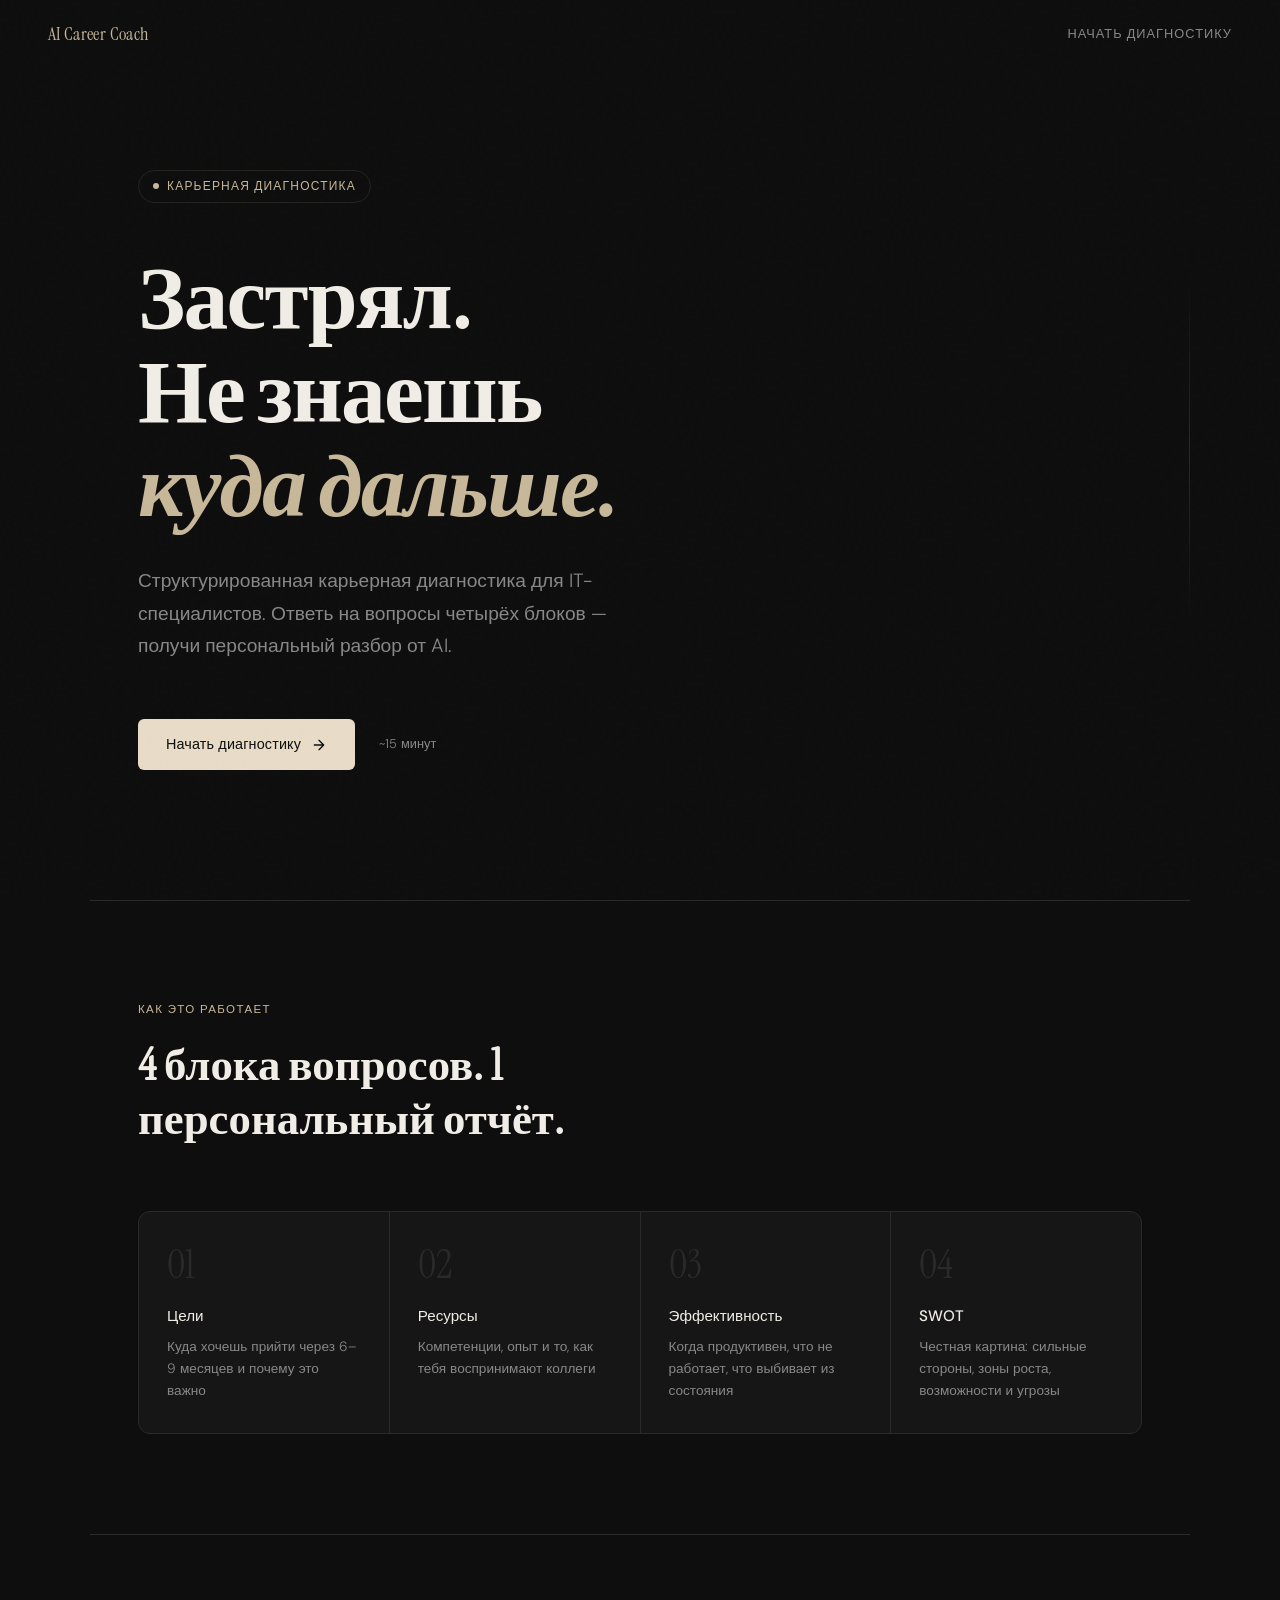
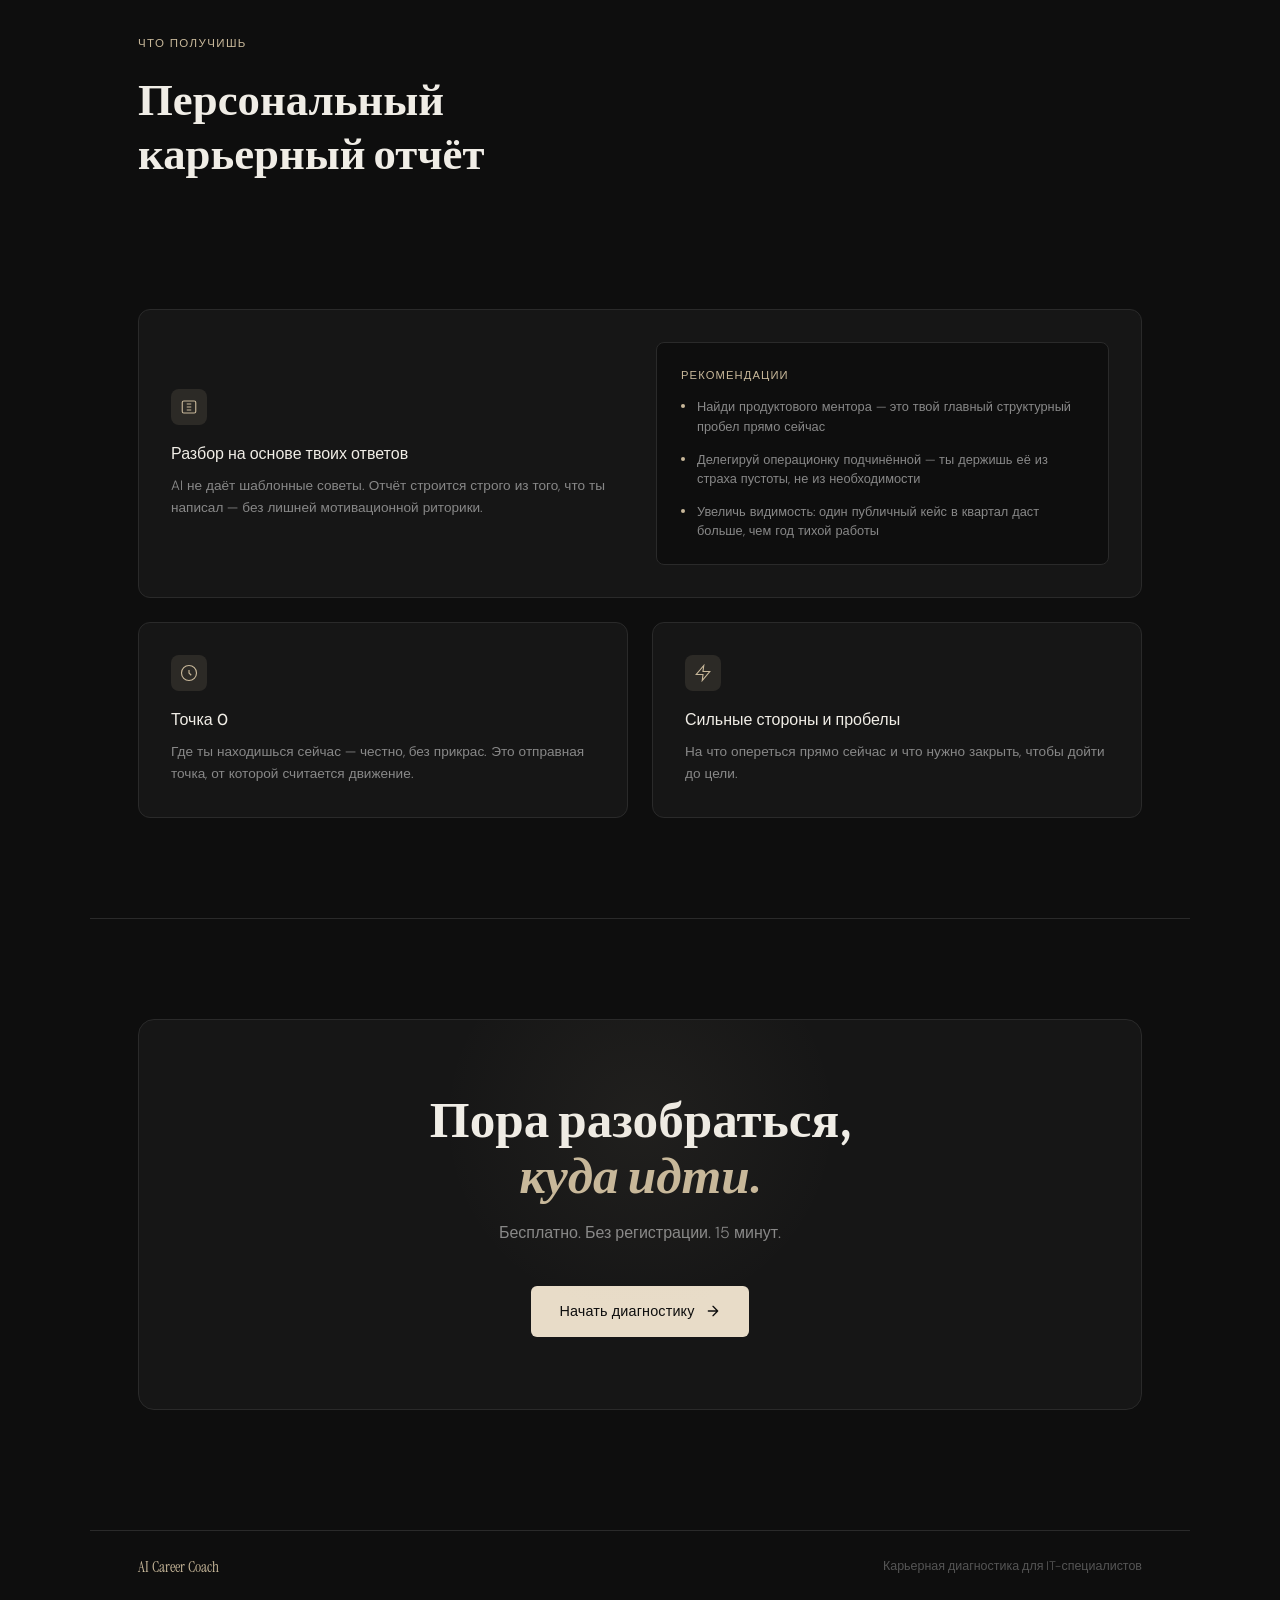
<file: templates/index.html>
<!DOCTYPE html>
<html lang="ru">
<head>
    <meta charset="UTF-8">
    <meta name="viewport" content="width=device-width, initial-scale=1.0">
    <title>AI Career Coach</title>
    <link rel="preconnect" href="https://fonts.googleapis.com">
    <link rel="preconnect" href="https://fonts.gstatic.com" crossorigin>
    <link href="https://fonts.googleapis.com/css2?family=Instrument+Serif:ital@0;1&family=DM+Sans:wght@300;400;500&display=swap" rel="stylesheet">
    <style>
        :root {
            --bg: #0e0e0e;
            --surface: #161616;
            --border: #2a2a2a;
            --text: #f0ede6;
            --muted: #888;
            --accent: #c8b89a;
            --accent-dim: rgba(200, 184, 154, 0.12);
            --cta: #e8dcc8;
        }

        * { box-sizing: border-box; margin: 0; padding: 0; }

        html { scroll-behavior: smooth; }

        body {
            background: var(--bg);
            color: var(--text);
            font-family: 'DM Sans', sans-serif;
            font-weight: 300;
            line-height: 1.6;
            overflow-x: hidden;
        }

        /* Grain overlay */
        body::before {
            content: '';
            position: fixed;
            inset: 0;
            background-image: url("data:image/svg+xml,%3Csvg viewBox='0 0 256 256' xmlns='http://www.w3.org/2000/svg'%3E%3Cfilter id='noise'%3E%3CfeTurbulence type='fractalNoise' baseFrequency='0.9' numOctaves='4' stitchTiles='stitch'/%3E%3C/filter%3E%3Crect width='100%25' height='100%25' filter='url(%23noise)' opacity='0.04'/%3E%3C/svg%3E");
            pointer-events: none;
            z-index: 999;
            opacity: 0.35;
        }

        /* Nav */
        nav {
            position: fixed;
            top: 0;
            left: 0;
            right: 0;
            z-index: 100;
            padding: 20px 48px;
            display: flex;
            align-items: center;
            justify-content: space-between;
            border-bottom: 1px solid transparent;
            transition: border-color 0.3s, background 0.3s;
        }

        nav.scrolled {
            background: rgba(14, 14, 14, 0.9);
            border-color: var(--border);
            backdrop-filter: blur(12px);
        }

        .nav-logo {
            font-family: 'Instrument Serif', serif;
            font-size: 1.1rem;
            color: var(--accent);
            letter-spacing: 0.02em;
        }

        .nav-cta {
            font-size: 0.8rem;
            font-weight: 500;
            letter-spacing: 0.08em;
            text-transform: uppercase;
            color: var(--muted);
            text-decoration: none;
            transition: color 0.2s;
        }

        .nav-cta:hover { color: var(--text); }

        /* Hero */
        .hero {
            min-height: 100vh;
            display: flex;
            flex-direction: column;
            justify-content: center;
            padding: 120px 48px 80px;
            position: relative;
            max-width: 1100px;
            margin: 0 auto;
        }

        .hero-tag {
            display: inline-flex;
            align-items: center;
            gap: 8px;
            font-size: 0.75rem;
            font-weight: 500;
            letter-spacing: 0.1em;
            text-transform: uppercase;
            color: var(--accent);
            border: 1px solid var(--accent-dim);
            padding: 6px 14px;
            border-radius: 100px;
            margin-bottom: 48px;
            width: fit-content;
            opacity: 0;
            animation: fadeUp 0.6s ease 0.1s forwards;
        }

        .hero-tag::before {
            content: '';
            width: 6px;
            height: 6px;
            background: var(--accent);
            border-radius: 50%;
            animation: pulse 2s ease infinite;
        }

        @keyframes pulse {
            0%, 100% { opacity: 1; transform: scale(1); }
            50% { opacity: 0.5; transform: scale(0.8); }
        }

        .hero-headline {
            font-family: 'Instrument Serif', serif;
            font-size: clamp(3rem, 7vw, 6rem);
            line-height: 1.05;
            letter-spacing: -0.02em;
            margin-bottom: 32px;
            opacity: 0;
            animation: fadeUp 0.7s ease 0.2s forwards;
        }

        .hero-headline em {
            font-style: italic;
            color: var(--accent);
        }

        .hero-sub {
            font-size: clamp(1rem, 1.5vw, 1.2rem);
            color: var(--muted);
            max-width: 500px;
            line-height: 1.7;
            margin-bottom: 56px;
            opacity: 0;
            animation: fadeUp 0.7s ease 0.35s forwards;
        }

        .hero-actions {
            display: flex;
            align-items: center;
            gap: 24px;
            opacity: 0;
            animation: fadeUp 0.7s ease 0.5s forwards;
        }

        .btn-main {
            display: inline-flex;
            align-items: center;
            gap: 10px;
            background: var(--cta);
            color: #0e0e0e;
            font-family: 'DM Sans', sans-serif;
            font-size: 0.9rem;
            font-weight: 500;
            padding: 14px 28px;
            border-radius: 6px;
            text-decoration: none;
            cursor: pointer;
            transition: background 0.2s, transform 0.15s;
            letter-spacing: 0.01em;
        }

        .btn-main:hover {
            background: #f5eed9;
            transform: translateY(-1px);
        }

        .btn-main svg { transition: transform 0.2s; }
        .btn-main:hover svg { transform: translateX(3px); }

        .time-badge {
            font-size: 0.8rem;
            color: var(--muted);
        }

        /* Decorative line */
        .hero-line {
            position: absolute;
            right: 0;
            top: 50%;
            transform: translateY(-50%);
            width: 1px;
            height: 40%;
            background: linear-gradient(to bottom, transparent, var(--border), transparent);
            display: none;
        }

        @media (min-width: 900px) { .hero-line { display: block; } }

        /* Divider */
        .divider {
            width: 100%;
            height: 1px;
            background: var(--border);
            max-width: 1100px;
            margin: 0 auto;
        }

        /* How it works */
        .section {
            max-width: 1100px;
            margin: 0 auto;
            padding: 100px 48px;
        }

        .section-label {
            font-size: 0.72rem;
            font-weight: 500;
            letter-spacing: 0.12em;
            text-transform: uppercase;
            color: var(--accent);
            margin-bottom: 20px;
        }

        .section-title {
            font-family: 'Instrument Serif', serif;
            font-size: clamp(1.8rem, 3.5vw, 2.8rem);
            line-height: 1.2;
            margin-bottom: 64px;
            max-width: 480px;
        }

        .steps-grid {
            display: grid;
            grid-template-columns: repeat(4, 1fr);
            gap: 1px;
            background: var(--border);
            border: 1px solid var(--border);
            border-radius: 12px;
            overflow: hidden;
        }

        .step-card {
            background: var(--surface);
            padding: 32px 28px;
            transition: background 0.2s;
        }

        .step-card:hover { background: #1c1c1c; }

        .step-num {
            font-family: 'Instrument Serif', serif;
            font-size: 2.5rem;
            color: var(--border);
            line-height: 1;
            margin-bottom: 20px;
            transition: color 0.2s;
        }

        .step-card:hover .step-num { color: var(--accent); }

        .step-title {
            font-size: 0.95rem;
            font-weight: 500;
            margin-bottom: 8px;
            color: var(--text);
        }

        .step-desc {
            font-size: 0.85rem;
            color: var(--muted);
            line-height: 1.6;
        }

        /* What you get */
        .output-section {
            max-width: 1100px;
            margin: 0 auto;
            padding: 0 48px 100px;
        }

        .output-grid {
            display: grid;
            grid-template-columns: 1fr 1fr;
            gap: 24px;
        }

        .output-card {
            background: var(--surface);
            border: 1px solid var(--border);
            border-radius: 12px;
            padding: 32px;
            transition: border-color 0.2s;
        }

        .output-card:hover { border-color: var(--accent-dim); }

        .output-card:first-child {
            grid-column: 1 / -1;
            display: grid;
            grid-template-columns: 1fr 1fr;
            gap: 32px;
            align-items: center;
        }

        .output-icon {
            width: 36px;
            height: 36px;
            background: var(--accent-dim);
            border-radius: 8px;
            display: flex;
            align-items: center;
            justify-content: center;
            margin-bottom: 16px;
        }

        .output-icon svg { color: var(--accent); }

        .output-title {
            font-size: 1rem;
            font-weight: 500;
            margin-bottom: 8px;
        }

        .output-desc {
            font-size: 0.85rem;
            color: var(--muted);
            line-height: 1.6;
        }

        .report-preview {
            background: var(--bg);
            border: 1px solid var(--border);
            border-radius: 8px;
            padding: 24px;
            font-size: 0.8rem;
        }

        .report-line {
            display: flex;
            gap: 12px;
            margin-bottom: 14px;
            align-items: flex-start;
        }

        .report-line:last-child { margin-bottom: 0; }

        .report-dot {
            width: 4px;
            height: 4px;
            background: var(--accent);
            border-radius: 50%;
            margin-top: 7px;
            flex-shrink: 0;
        }

        .report-text { color: var(--muted); line-height: 1.5; }
        .report-heading {
            font-size: 0.7rem;
            letter-spacing: 0.1em;
            text-transform: uppercase;
            color: var(--accent);
            margin-bottom: 12px;
            font-weight: 500;
        }

        /* CTA bottom */
        .cta-section {
            max-width: 1100px;
            margin: 0 auto;
            padding: 0 48px 120px;
        }

        .cta-block {
            border: 1px solid var(--border);
            border-radius: 16px;
            padding: 72px 64px;
            text-align: center;
            position: relative;
            overflow: hidden;
            background: var(--surface);
        }

        .cta-block::before {
            content: '';
            position: absolute;
            top: -100px;
            left: 50%;
            transform: translateX(-50%);
            width: 400px;
            height: 400px;
            background: radial-gradient(circle, rgba(200, 184, 154, 0.06) 0%, transparent 70%);
            pointer-events: none;
        }

        .cta-title {
            font-family: 'Instrument Serif', serif;
            font-size: clamp(2rem, 4vw, 3.2rem);
            margin-bottom: 16px;
            line-height: 1.1;
        }

        .cta-sub {
            color: var(--muted);
            margin-bottom: 40px;
            font-size: 1rem;
        }

        /* Footer */
        footer {
            border-top: 1px solid var(--border);
            padding: 24px 48px;
            max-width: 1100px;
            margin: 0 auto;
            display: flex;
            justify-content: space-between;
            align-items: center;
        }

        .footer-logo {
            font-family: 'Instrument Serif', serif;
            color: var(--accent);
            font-size: 0.95rem;
        }

        .footer-text {
            font-size: 0.78rem;
            color: #555;
        }

        @keyframes fadeUp {
            from { opacity: 0; transform: translateY(20px); }
            to { opacity: 1; transform: translateY(0); }
        }

        @media (max-width: 768px) {
            nav { padding: 16px 24px; }
            .hero, .section, .output-section, .cta-section { padding-left: 24px; padding-right: 24px; }
            .steps-grid { grid-template-columns: 1fr 1fr; }
            .output-grid { grid-template-columns: 1fr; }
            .output-card:first-child { grid-column: 1; grid-template-columns: 1fr; }
            .cta-block { padding: 48px 28px; }
            footer { flex-direction: column; gap: 8px; text-align: center; }
        }

        @media (max-width: 480px) {
            .steps-grid { grid-template-columns: 1fr; }
            .hero-actions { flex-direction: column; align-items: flex-start; }
        }

        @media (prefers-reduced-motion: reduce) {
            *, *::before, *::after { animation: none !important; transition: none !important; }
        }
    </style>
</head>
<body>

<nav id="mainNav">
    <div class="nav-logo">AI Career Coach</div>
    <a href="/survey" class="nav-cta">Начать диагностику</a>
</nav>

<main>
    <section class="hero">
        <div class="hero-tag">Карьерная диагностика</div>
        <h1 class="hero-headline">
            Застрял.<br>
            Не знаешь<br>
            <em>куда дальше.</em>
        </h1>
        <p class="hero-sub">
            Структурированная карьерная диагностика для IT-специалистов. Ответь на вопросы четырёх блоков — получи персональный разбор от AI.
        </p>
        <div class="hero-actions">
            <a href="/survey" class="btn-main">
                Начать диагностику
                <svg width="16" height="16" viewBox="0 0 24 24" fill="none" stroke="currentColor" stroke-width="2" stroke-linecap="round" stroke-linejoin="round">
                    <path d="M5 12h14M12 5l7 7-7 7"/>
                </svg>
            </a>
            <span class="time-badge">~15 минут</span>
        </div>
        <div class="hero-line"></div>
    </section>

    <div class="divider"></div>

    <section class="section">
        <p class="section-label">Как это работает</p>
        <h2 class="section-title">4 блока вопросов. 1 персональный отчёт.</h2>
        <div class="steps-grid">
            <div class="step-card">
                <div class="step-num">01</div>
                <div class="step-title">Цели</div>
                <div class="step-desc">Куда хочешь прийти через 6–9 месяцев и почему это важно</div>
            </div>
            <div class="step-card">
                <div class="step-num">02</div>
                <div class="step-title">Ресурсы</div>
                <div class="step-desc">Компетенции, опыт и то, как тебя воспринимают коллеги</div>
            </div>
            <div class="step-card">
                <div class="step-num">03</div>
                <div class="step-title">Эффективность</div>
                <div class="step-desc">Когда продуктивен, что не работает, что выбивает из состояния</div>
            </div>
            <div class="step-card">
                <div class="step-num">04</div>
                <div class="step-title">SWOT</div>
                <div class="step-desc">Честная картина: сильные стороны, зоны роста, возможности и угрозы</div>
            </div>
        </div>
    </section>

    <div class="divider"></div>

    <section class="output-section">
        <div style="padding: 100px 0 64px;">
            <p class="section-label">Что получишь</p>
            <h2 class="section-title">Персональный карьерный отчёт</h2>
        </div>
        <div class="output-grid">
            <div class="output-card">
                <div>
                    <div class="output-icon">
                        <svg width="18" height="18" viewBox="0 0 24 24" fill="none" stroke="currentColor" stroke-width="1.5">
                            <path d="M9 12h6M9 16h6M9 8h6M5 20h14a2 2 0 002-2V6a2 2 0 00-2-2H5a2 2 0 00-2 2v12a2 2 0 002 2z"/>
                        </svg>
                    </div>
                    <div class="output-title">Разбор на основе твоих ответов</div>
                    <div class="output-desc">AI не даёт шаблонные советы. Отчёт строится строго из того, что ты написал — без лишней мотивационной риторики.</div>
                </div>
                <div class="report-preview">
                    <div class="report-heading">Рекомендации</div>
                    <div class="report-line">
                        <div class="report-dot"></div>
                        <div class="report-text">Найди продуктового ментора — это твой главный структурный пробел прямо сейчас</div>
                    </div>
                    <div class="report-line">
                        <div class="report-dot"></div>
                        <div class="report-text">Делегируй операционку подчинённой — ты держишь её из страха пустоты, не из необходимости</div>
                    </div>
                    <div class="report-line">
                        <div class="report-dot"></div>
                        <div class="report-text">Увеличь видимость: один публичный кейс в квартал даст больше, чем год тихой работы</div>
                    </div>
                </div>
            </div>
            <div class="output-card">
                <div class="output-icon">
                    <svg width="18" height="18" viewBox="0 0 24 24" fill="none" stroke="currentColor" stroke-width="1.5">
                        <circle cx="12" cy="12" r="10"/>
                        <path d="M12 8v4l3 3"/>
                    </svg>
                </div>
                <div class="output-title">Точка 0</div>
                <div class="output-desc">Где ты находишься сейчас — честно, без прикрас. Это отправная точка, от которой считается движение.</div>
            </div>
            <div class="output-card">
                <div class="output-icon">
                    <svg width="18" height="18" viewBox="0 0 24 24" fill="none" stroke="currentColor" stroke-width="1.5">
                        <path d="M13 2L3 14h9l-1 8 10-12h-9l1-8z"/>
                    </svg>
                </div>
                <div class="output-title">Сильные стороны и пробелы</div>
                <div class="output-desc">На что опереться прямо сейчас и что нужно закрыть, чтобы дойти до цели.</div>
            </div>
        </div>
    </section>

    <div class="divider"></div>

    <section class="cta-section" style="padding-top: 100px;">
        <div class="cta-block">
            <h2 class="cta-title">Пора разобраться,<br><em style="font-style: italic; color: var(--accent);">куда идти.</em></h2>
            <p class="cta-sub">Бесплатно. Без регистрации. 15 минут.</p>
            <a href="/survey" class="btn-main" style="display: inline-flex;">
                Начать диагностику
                <svg width="16" height="16" viewBox="0 0 24 24" fill="none" stroke="currentColor" stroke-width="2" stroke-linecap="round" stroke-linejoin="round">
                    <path d="M5 12h14M12 5l7 7-7 7"/>
                </svg>
            </a>
        </div>
    </section>
</main>

<footer>
    <div class="footer-logo">AI Career Coach</div>
    <div class="footer-text">Карьерная диагностика для IT-специалистов</div>
</footer>

<script>
    const nav = document.getElementById('mainNav');
    window.addEventListener('scroll', () => {
        nav.classList.toggle('scrolled', window.scrollY > 40);
    });
</script>

</body>
</html>
</file>
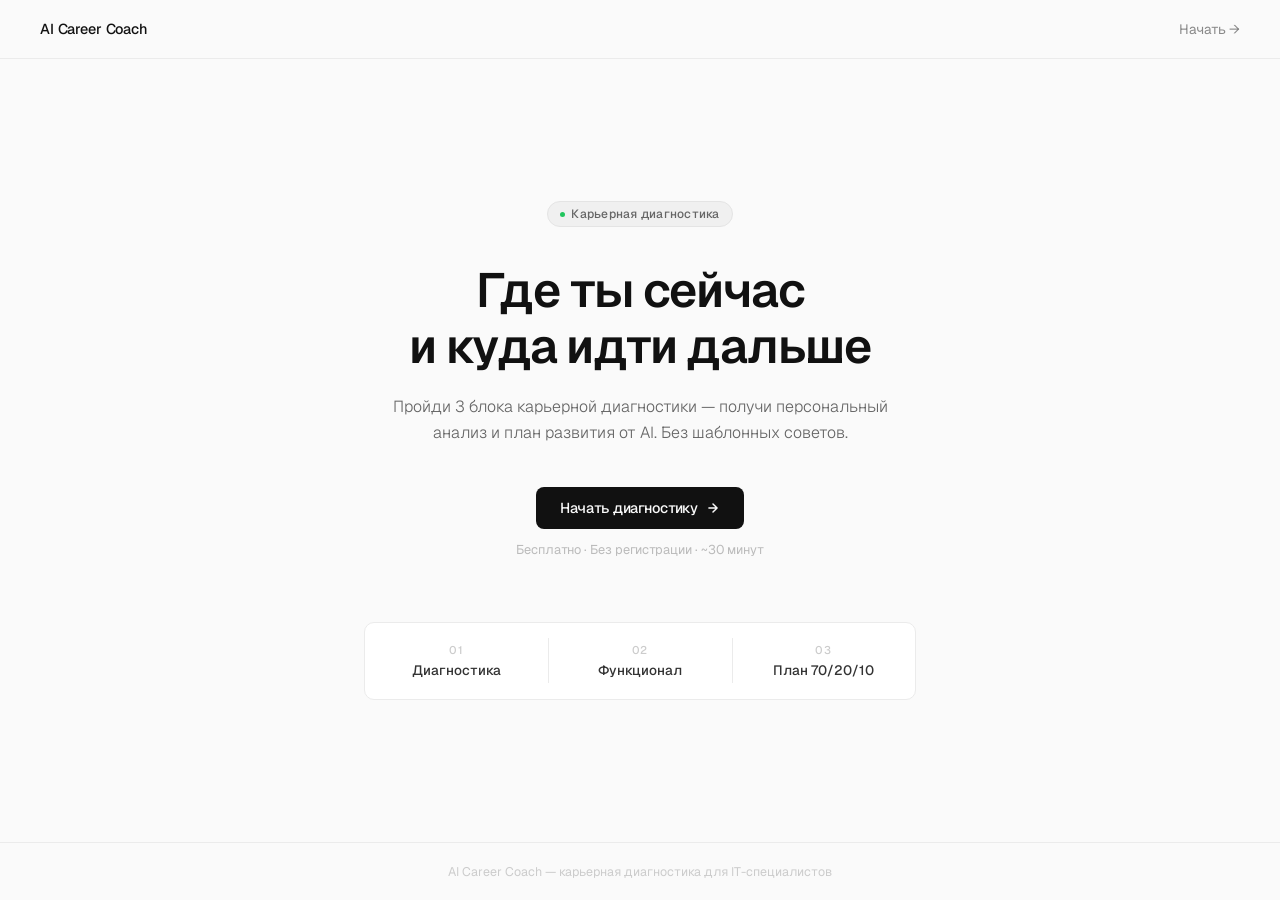
<file: templates/index_minimal.html>
<!DOCTYPE html>
<html lang="ru">
<head>
    <meta charset="UTF-8">
    <meta name="viewport" content="width=device-width, initial-scale=1.0">
    <title>AI Career Coach</title>
    <link rel="preconnect" href="https://fonts.googleapis.com">
    <link rel="preconnect" href="https://fonts.gstatic.com" crossorigin>
    <link href="https://fonts.googleapis.com/css2?family=Geist:wght@300;400;500;600&display=swap" rel="stylesheet">
    <style>
        * { box-sizing: border-box; margin: 0; padding: 0; }

        body {
            font-family: 'Geist', -apple-system, sans-serif;
            background: #fafafa;
            color: #111;
            min-height: 100vh;
            display: flex;
            flex-direction: column;
        }

        nav {
            padding: 20px 40px;
            display: flex;
            align-items: center;
            justify-content: space-between;
            border-bottom: 1px solid #ebebeb;
        }

        .logo {
            font-size: 0.9rem;
            font-weight: 500;
            color: #111;
            letter-spacing: -0.01em;
        }

        .nav-link {
            font-size: 0.85rem;
            color: #888;
            text-decoration: none;
            transition: color 0.15s;
        }

        .nav-link:hover { color: #111; }

        /* Hero — центр страницы */
        .hero {
            flex: 1;
            display: flex;
            flex-direction: column;
            align-items: center;
            justify-content: center;
            text-align: center;
            padding: 80px 24px;
            max-width: 600px;
            margin: 0 auto;
            width: 100%;
        }

        .tag {
            display: inline-flex;
            align-items: center;
            gap: 6px;
            font-size: 0.75rem;
            font-weight: 500;
            color: #666;
            background: #f0f0f0;
            border: 1px solid #e4e4e4;
            padding: 4px 12px;
            border-radius: 100px;
            margin-bottom: 36px;
            letter-spacing: 0.02em;
        }

        .tag-dot {
            width: 5px;
            height: 5px;
            background: #22c55e;
            border-radius: 50%;
        }

        h1 {
            font-size: clamp(2rem, 5vw, 3rem);
            font-weight: 600;
            line-height: 1.15;
            letter-spacing: -0.03em;
            color: #111;
            margin-bottom: 20px;
        }

        .subtitle {
            font-size: 1rem;
            color: #666;
            line-height: 1.65;
            margin-bottom: 40px;
            font-weight: 300;
        }

        .cta-row {
            display: flex;
            flex-direction: column;
            align-items: center;
            gap: 12px;
        }

        .btn {
            display: inline-flex;
            align-items: center;
            gap: 8px;
            background: #111;
            color: #fafafa;
            font-family: inherit;
            font-size: 0.9rem;
            font-weight: 500;
            padding: 12px 24px;
            border-radius: 8px;
            text-decoration: none;
            cursor: pointer;
            border: none;
            letter-spacing: -0.01em;
            transition: background 0.15s, transform 0.1s;
        }

        .btn:hover {
            background: #222;
            transform: translateY(-1px);
        }

        .btn svg { transition: transform 0.15s; }
        .btn:hover svg { transform: translateX(2px); }

        .hint {
            font-size: 0.8rem;
            color: #bbb;
        }

        /* Steps */
        .steps {
            display: flex;
            align-items: center;
            gap: 0;
            margin-top: 64px;
            border: 1px solid #ebebeb;
            border-radius: 10px;
            overflow: hidden;
            width: 100%;
            background: white;
        }

        .step {
            flex: 1;
            padding: 20px 16px;
            text-align: center;
            position: relative;
        }

        .step + .step::before {
            content: '';
            position: absolute;
            left: 0;
            top: 20%;
            height: 60%;
            width: 1px;
            background: #ebebeb;
        }

        .step-n {
            font-size: 0.7rem;
            font-weight: 500;
            color: #ccc;
            letter-spacing: 0.06em;
            margin-bottom: 4px;
        }

        .step-name {
            font-size: 0.85rem;
            font-weight: 500;
            color: #333;
        }

        /* Footer */
        footer {
            padding: 20px 40px;
            border-top: 1px solid #ebebeb;
            text-align: center;
        }

        footer p {
            font-size: 0.78rem;
            color: #ccc;
        }

        @media (max-width: 480px) {
            nav { padding: 16px 20px; }
            .steps { flex-direction: column; }
            .step + .step::before { display: none; }
            .step { border-top: 1px solid #ebebeb; }
        }

        @media (prefers-reduced-motion: reduce) {
            * { transition: none !important; }
        }
    </style>
</head>
<body>

<nav>
    <span class="logo">AI Career Coach</span>
    <a href="/survey" class="nav-link">Начать →</a>
</nav>

<main class="hero">
    <div class="tag">
        <span class="tag-dot"></span>
        Карьерная диагностика
    </div>

    <h1>Где ты сейчас<br>и куда идти дальше</h1>

    <p class="subtitle">
        Пройди 3 блока карьерной диагностики — получи персональный анализ и план развития от AI. Без шаблонных советов.
    </p>

    <div class="cta-row">
        <a href="/survey" class="btn">
            Начать диагностику
            <svg width="14" height="14" viewBox="0 0 24 24" fill="none" stroke="currentColor" stroke-width="2.5" stroke-linecap="round" stroke-linejoin="round">
                <path d="M5 12h14M12 5l7 7-7 7"/>
            </svg>
        </a>
        <span class="hint">Бесплатно · Без регистрации · ~30 минут</span>
    </div>

    <div class="steps">
        <div class="step">
            <div class="step-n">01</div>
            <div class="step-name">Диагностика</div>
        </div>
        <div class="step">
            <div class="step-n">02</div>
            <div class="step-name">Функционал</div>
        </div>
        <div class="step">
            <div class="step-n">03</div>
            <div class="step-name">План 70/20/10</div>
        </div>
    </div>
</main>

<footer>
    <p>AI Career Coach — карьерная диагностика для IT-специалистов</p>
</footer>

</body>
</html>
</file>
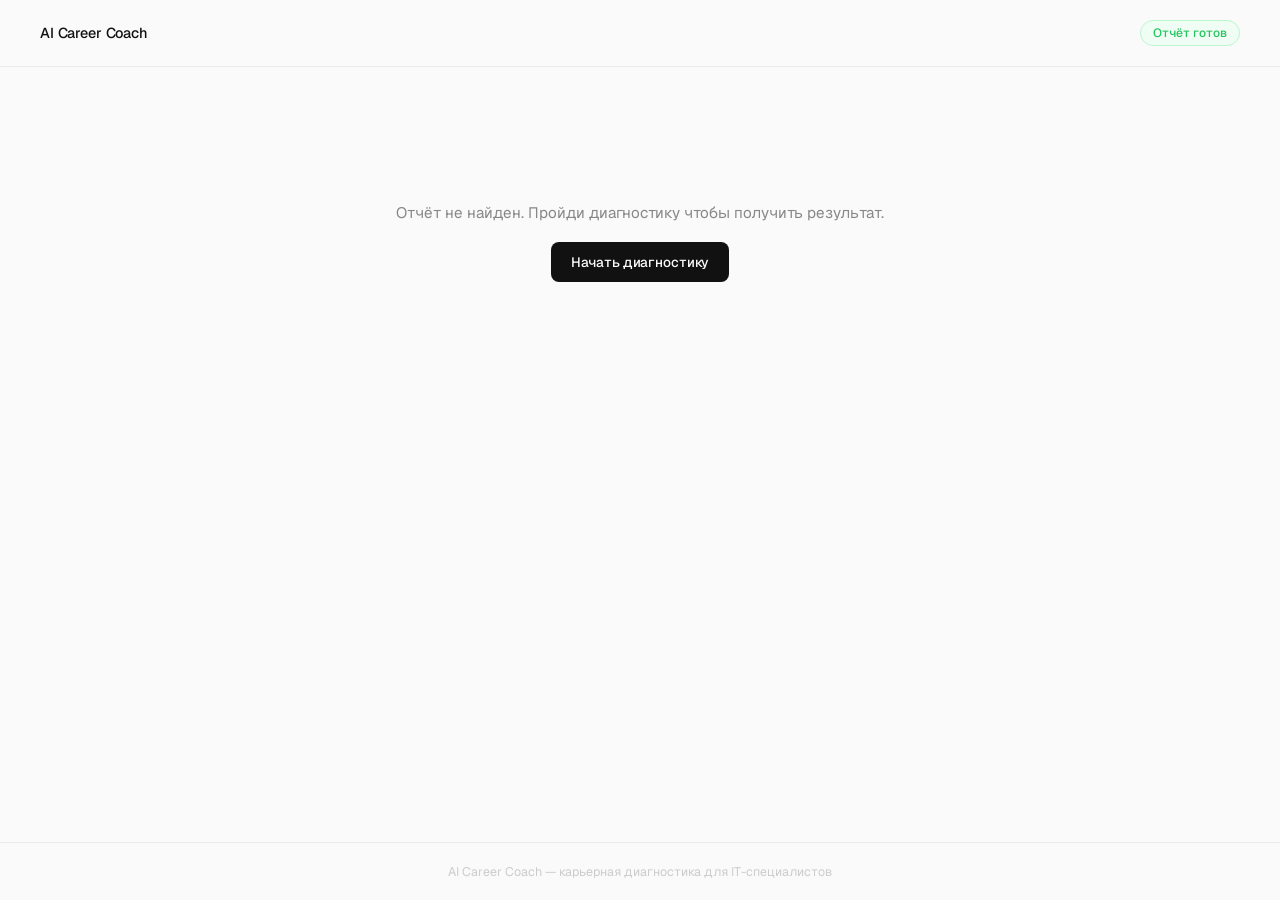
<file: templates/result.html>
<!DOCTYPE html>
<html lang="ru">
<head>
    <meta charset="UTF-8">
    <meta name="viewport" content="width=device-width, initial-scale=1.0">
    <title>Отчёт — AI Career Coach</title>
    <link rel="preconnect" href="https://fonts.googleapis.com">
    <link rel="preconnect" href="https://fonts.gstatic.com" crossorigin>
    <link href="https://fonts.googleapis.com/css2?family=Geist:wght@300;400;500;600&display=swap" rel="stylesheet">
    <style>
        * { box-sizing: border-box; margin: 0; padding: 0; }

        body {
            font-family: 'Geist', -apple-system, sans-serif;
            background: #fafafa;
            color: #111;
            min-height: 100vh;
            display: flex;
            flex-direction: column;
        }

        nav {
            padding: 20px 40px;
            display: flex;
            align-items: center;
            justify-content: space-between;
            border-bottom: 1px solid #ebebeb;
        }

        .logo {
            font-size: 0.9rem;
            font-weight: 500;
            color: #111;
            text-decoration: none;
            letter-spacing: -0.01em;
        }

        .nav-tag {
            font-size: 0.75rem;
            font-weight: 500;
            color: #22c55e;
            background: #f0fdf4;
            border: 1px solid #bbf7d0;
            padding: 4px 12px;
            border-radius: 100px;
        }

        main {
            flex: 1;
            max-width: 640px;
            margin: 0 auto;
            width: 100%;
            padding: 56px 24px 80px;
        }

        .report-header {
            margin-bottom: 48px;
            padding-bottom: 32px;
            border-bottom: 1px solid #ebebeb;
        }

        .report-label {
            font-size: 0.72rem;
            font-weight: 500;
            letter-spacing: 0.08em;
            text-transform: uppercase;
            color: #bbb;
            margin-bottom: 10px;
        }

        .report-title {
            font-size: 1.6rem;
            font-weight: 600;
            letter-spacing: -0.03em;
            line-height: 1.2;
        }

        /* Report sections */
        .report-body h2 {
            font-size: 0.72rem;
            font-weight: 600;
            letter-spacing: 0.1em;
            text-transform: uppercase;
            color: #888;
            margin: 36px 0 14px;
        }

        .report-body p {
            font-size: 0.95rem;
            color: #333;
            line-height: 1.7;
            font-weight: 300;
            margin-bottom: 10px;
        }

        .report-body ul {
            list-style: none;
            padding: 0;
        }

        .report-body ul li {
            font-size: 0.95rem;
            color: #333;
            line-height: 1.65;
            font-weight: 300;
            padding: 8px 0 8px 18px;
            border-bottom: 1px solid #f0f0f0;
            position: relative;
        }

        .report-body ul li:last-child { border-bottom: none; }

        .report-body ul li::before {
            content: '';
            position: absolute;
            left: 0;
            top: 17px;
            width: 5px;
            height: 5px;
            background: #111;
            border-radius: 50%;
        }

        /* Feedback */
        .feedback-block {
            margin-top: 48px;
            padding: 28px;
            background: white;
            border: 1px solid #ebebeb;
            border-radius: 12px;
        }

        .feedback-label {
            font-size: 0.82rem;
            font-weight: 500;
            color: #555;
            margin-bottom: 16px;
        }

        .stars {
            display: flex;
            gap: 6px;
            margin-bottom: 16px;
        }

        .star {
            font-size: 1.6rem;
            cursor: pointer;
            color: #ddd;
            transition: color 0.1s;
            line-height: 1;
        }

        .star.active { color: #f59e0b; }

        .feedback-comment {
            width: 100%;
            padding: 10px 12px;
            background: #fafafa;
            border: 1px solid #e4e4e4;
            border-radius: 7px;
            font-family: inherit;
            font-size: 0.85rem;
            font-weight: 300;
            color: #111;
            resize: none;
            outline: none;
            margin-bottom: 12px;
            transition: border-color 0.15s;
        }

        .feedback-comment:focus { border-color: #111; }

        .btn-feedback {
            font-family: inherit;
            font-size: 0.85rem;
            font-weight: 500;
            color: #fafafa;
            background: #111;
            border: none;
            border-radius: 7px;
            padding: 9px 18px;
            cursor: pointer;
            transition: background 0.15s;
        }

        .btn-feedback:hover { background: #222; }
        .btn-feedback:disabled { background: #ccc; cursor: default; }

        .feedback-thanks {
            font-size: 0.85rem;
            color: #22c55e;
            display: none;
        }

        /* Actions */
        .report-actions {
            display: flex;
            align-items: center;
            gap: 12px;
            margin-top: 48px;
            padding-top: 28px;
            border-top: 1px solid #ebebeb;
        }

        .btn {
            display: inline-flex;
            align-items: center;
            gap: 8px;
            background: #111;
            color: #fafafa;
            font-family: inherit;
            font-size: 0.85rem;
            font-weight: 500;
            padding: 11px 20px;
            border-radius: 8px;
            border: none;
            cursor: pointer;
            letter-spacing: -0.01em;
            transition: background 0.15s;
            text-decoration: none;
        }

        .btn:hover { background: #222; }

        .btn-outline {
            background: white;
            color: #555;
            border: 1px solid #e4e4e4;
        }

        .btn-outline:hover { background: #f5f5f5; color: #111; }

        /* Empty state */
        #emptyState {
            text-align: center;
            padding: 80px 0;
            display: none;
        }

        #emptyState p {
            color: #888;
            margin-bottom: 20px;
            font-size: 0.95rem;
        }

        footer {
            padding: 20px 40px;
            border-top: 1px solid #ebebeb;
            text-align: center;
        }

        footer p { font-size: 0.78rem; color: #ccc; }

        @media (max-width: 480px) {
            nav { padding: 16px 20px; }
            main { padding: 40px 20px 60px; }
            .report-actions { flex-direction: column; align-items: stretch; }
            footer { padding: 16px 20px; }
        }
    </style>
</head>
<body>

<nav>
    <a href="/" class="logo">AI Career Coach</a>
    <span class="nav-tag">Отчёт готов</span>
</nav>

<main>
    <div id="reportContainer">
        <div class="report-header">
            <div class="report-label">Карьерная диагностика · Сессия 1</div>
            <h1 class="report-title">Персональный отчёт</h1>
        </div>

        <div class="report-body" id="reportBody"></div>

        <div class="feedback-block">
            <div class="feedback-label">Насколько полезна эта сессия?</div>
            <div class="stars" id="stars">
                <span class="star" data-v="1">★</span>
                <span class="star" data-v="2">★</span>
                <span class="star" data-v="3">★</span>
                <span class="star" data-v="4">★</span>
                <span class="star" data-v="5">★</span>
            </div>
            <textarea class="feedback-comment" id="feedbackComment" rows="2" placeholder="Комментарий (необязательно)"></textarea>
            <button class="btn-feedback" id="feedbackBtn" onclick="sendFeedback(1)" disabled>Отправить</button>
            <span class="feedback-thanks" id="feedbackThanks">Спасибо за оценку</span>
        </div>

        <div class="report-actions">
            <button onclick="downloadReport()" class="btn">
                <svg width="14" height="14" viewBox="0 0 24 24" fill="none" stroke="currentColor" stroke-width="2.5" stroke-linecap="round" stroke-linejoin="round">
                    <path d="M21 15v4a2 2 0 01-2 2H5a2 2 0 01-2-2v-4M7 10l5 5 5-5M12 15V3"/>
                </svg>
                Скачать .md
            </button>
            <a href="/session2" class="btn">
                Сессия 2 →
            </a>
            <a href="/survey" class="btn btn-outline">Пройти заново</a>
        </div>
    </div>

    <div id="emptyState">
        <p>Отчёт не найден. Пройди диагностику чтобы получить результат.</p>
        <a href="/survey" class="btn">Начать диагностику</a>
    </div>
</main>

<footer>
    <p>AI Career Coach — карьерная диагностика для IT-специалистов</p>
</footer>

<script>
    const report = localStorage.getItem('careerReport');

    if (!report) {
        document.getElementById('reportContainer').style.display = 'none';
        document.getElementById('emptyState').style.display = 'block';
    } else {
        document.getElementById('reportBody').innerHTML = parseMarkdown(report);
    }

    let selectedRating = 0;

    document.querySelectorAll('.star').forEach(star => {
        star.addEventListener('mouseover', () => highlight(+star.dataset.v));
        star.addEventListener('mouseout', () => highlight(selectedRating));
        star.addEventListener('click', () => {
            selectedRating = +star.dataset.v;
            highlight(selectedRating);
            document.getElementById('feedbackBtn').disabled = false;
            document.getElementById('feedbackBtn').onclick = () => sendFeedback(1);
        });
    });

    function highlight(n) {
        document.querySelectorAll('.star').forEach(s => {
            s.classList.toggle('active', +s.dataset.v <= n);
        });
    }

    async function sendFeedback(session) {
        const btn = document.getElementById('feedbackBtn');
        btn.disabled = true;
        await fetch('/feedback', {
            method: 'POST',
            headers: { 'Content-Type': 'application/json' },
            body: JSON.stringify({
                session,
                rating: selectedRating,
                comment: document.getElementById('feedbackComment').value.trim()
            })
        });
        document.getElementById('feedbackThanks').style.display = 'inline';
    }

    function parseMarkdown(text) {
        return text
            .replace(/^## (.+)$/gm, '</ul><h2>$1</h2><ul class="temp">')
            .replace(/^[-*] (.+)$/gm, '<li>$1</li>')
            .replace(/^(?!<[hlu\/])(.+)$/gm, (m, p1) => p1.trim() ? `<p>${p1}</p>` : '')
            .replace(/<ul class="temp">(\s*<\/ul>)?/g, '<ul>')
            .replace(/^<\/ul>/, '')
            .trim();
    }

    function downloadReport() {
        const s1 = JSON.parse(localStorage.getItem('session1Data') || '{}');
        const sections = [
            '# Карьерная диагностика — Сессия 1\n',
            '## Твои ответы\n',
            `**Цель на 6–9 месяцев**\n${s1.goal || '—'}\n`,
            `**Почему это важно**\n${s1.goal_why || '—'}\n`,
            `**Что делаю стабильно хорошо**\n${s1.strengths || '—'}\n`,
            `**Опыт, которым горжусь**\n${s1.experience || '—'}\n`,
            `**Как воспринимают коллеги**\n${s1.reputation || '—'}\n`,
            `**Когда максимально продуктивен**\n${s1.productive_when || '—'}\n`,
            `**Что точно не работает**\n${s1.not_working || '—'}\n`,
            `**Что выбивает из состояния**\n${s1.drains || '—'}\n`,
            `**SWOT — Сильные стороны**\n${s1.swot_strong || '—'}\n`,
            `**SWOT — Слабые стороны**\n${s1.swot_weak || '—'}\n`,
            `**SWOT — Возможности**\n${s1.swot_opportunities || '—'}\n`,
            `**SWOT — Угрозы**\n${s1.swot_threats || '—'}\n`,
            '---\n',
            '## Отчёт\n',
            report
        ];
        const blob = new Blob([sections.join('\n')], { type: 'text/markdown' });
        const url = URL.createObjectURL(blob);
        const a = document.createElement('a');
        a.href = url;
        a.download = 'career-session1.md';
        a.click();
        URL.revokeObjectURL(url);
        fetch('/log', { method: 'POST', headers: {'Content-Type': 'application/json'}, body: JSON.stringify({session: 1}) });
    }
</script>

</body>
</html>
</file>
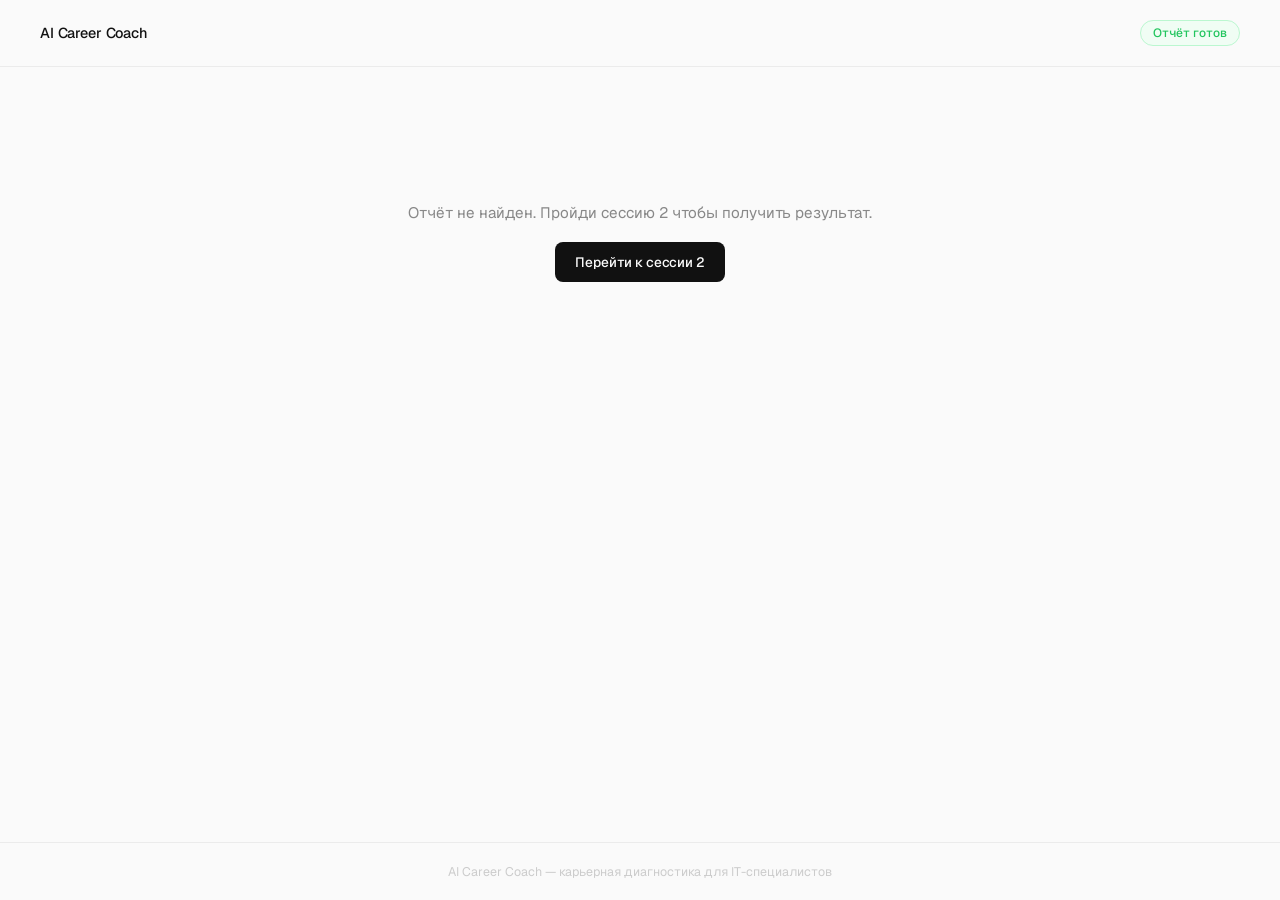
<file: templates/result2.html>
<!DOCTYPE html>
<html lang="ru">
<head>
    <meta charset="UTF-8">
    <meta name="viewport" content="width=device-width, initial-scale=1.0">
    <title>Отчёт Сессия 2 — AI Career Coach</title>
    <link rel="preconnect" href="https://fonts.googleapis.com">
    <link rel="preconnect" href="https://fonts.gstatic.com" crossorigin>
    <link href="https://fonts.googleapis.com/css2?family=Geist:wght@300;400;500;600&display=swap" rel="stylesheet">
    <style>
        * { box-sizing: border-box; margin: 0; padding: 0; }

        body {
            font-family: 'Geist', -apple-system, sans-serif;
            background: #fafafa;
            color: #111;
            min-height: 100vh;
            display: flex;
            flex-direction: column;
        }

        nav {
            padding: 20px 40px;
            display: flex;
            align-items: center;
            justify-content: space-between;
            border-bottom: 1px solid #ebebeb;
        }

        .logo {
            font-size: 0.9rem;
            font-weight: 500;
            color: #111;
            text-decoration: none;
            letter-spacing: -0.01em;
        }

        .nav-tag {
            font-size: 0.75rem;
            font-weight: 500;
            color: #22c55e;
            background: #f0fdf4;
            border: 1px solid #bbf7d0;
            padding: 4px 12px;
            border-radius: 100px;
        }

        main {
            flex: 1;
            max-width: 640px;
            margin: 0 auto;
            width: 100%;
            padding: 56px 24px 80px;
        }

        .report-header {
            margin-bottom: 48px;
            padding-bottom: 32px;
            border-bottom: 1px solid #ebebeb;
        }

        .report-label {
            font-size: 0.72rem;
            font-weight: 500;
            letter-spacing: 0.08em;
            text-transform: uppercase;
            color: #bbb;
            margin-bottom: 10px;
        }

        .report-title {
            font-size: 1.6rem;
            font-weight: 600;
            letter-spacing: -0.03em;
            line-height: 1.2;
        }

        .report-body h2 {
            font-size: 0.72rem;
            font-weight: 600;
            letter-spacing: 0.1em;
            text-transform: uppercase;
            color: #888;
            margin: 36px 0 14px;
        }

        .report-body p {
            font-size: 0.95rem;
            color: #333;
            line-height: 1.7;
            font-weight: 300;
            margin-bottom: 10px;
        }

        .report-body ul {
            list-style: none;
            padding: 0;
        }

        .report-body ul li {
            font-size: 0.95rem;
            color: #333;
            line-height: 1.65;
            font-weight: 300;
            padding: 8px 0 8px 18px;
            border-bottom: 1px solid #f0f0f0;
            position: relative;
        }

        .report-body ul li:last-child { border-bottom: none; }

        .report-body ul li::before {
            content: '';
            position: absolute;
            left: 0;
            top: 17px;
            width: 5px;
            height: 5px;
            background: #111;
            border-radius: 50%;
        }

        .feedback-block {
            margin-top: 48px;
            padding: 28px;
            background: white;
            border: 1px solid #ebebeb;
            border-radius: 12px;
        }

        .feedback-label {
            font-size: 0.82rem;
            font-weight: 500;
            color: #555;
            margin-bottom: 16px;
        }

        .stars {
            display: flex;
            gap: 6px;
            margin-bottom: 16px;
        }

        .star {
            font-size: 1.6rem;
            cursor: pointer;
            color: #ddd;
            transition: color 0.1s;
            line-height: 1;
        }

        .star.active { color: #f59e0b; }

        .feedback-comment {
            width: 100%;
            padding: 10px 12px;
            background: #fafafa;
            border: 1px solid #e4e4e4;
            border-radius: 7px;
            font-family: inherit;
            font-size: 0.85rem;
            font-weight: 300;
            color: #111;
            resize: none;
            outline: none;
            margin-bottom: 12px;
            transition: border-color 0.15s;
        }

        .feedback-comment:focus { border-color: #111; }

        .btn-feedback {
            font-family: inherit;
            font-size: 0.85rem;
            font-weight: 500;
            color: #fafafa;
            background: #111;
            border: none;
            border-radius: 7px;
            padding: 9px 18px;
            cursor: pointer;
            transition: background 0.15s;
        }

        .btn-feedback:hover { background: #222; }
        .btn-feedback:disabled { background: #ccc; cursor: default; }

        .feedback-thanks {
            font-size: 0.85rem;
            color: #22c55e;
            display: none;
        }

        .report-actions {
            display: flex;
            align-items: center;
            gap: 12px;
            margin-top: 48px;
            padding-top: 28px;
            border-top: 1px solid #ebebeb;
        }

        .btn {
            display: inline-flex;
            align-items: center;
            gap: 8px;
            background: #111;
            color: #fafafa;
            font-family: inherit;
            font-size: 0.85rem;
            font-weight: 500;
            padding: 11px 20px;
            border-radius: 8px;
            border: none;
            cursor: pointer;
            letter-spacing: -0.01em;
            transition: background 0.15s;
            text-decoration: none;
        }

        .btn:hover { background: #222; }

        .btn-outline {
            background: white;
            color: #555;
            border: 1px solid #e4e4e4;
        }

        .btn-outline:hover { background: #f5f5f5; color: #111; }

        #emptyState {
            text-align: center;
            padding: 80px 0;
            display: none;
        }

        #emptyState p {
            color: #888;
            margin-bottom: 20px;
            font-size: 0.95rem;
        }

        footer {
            padding: 20px 40px;
            border-top: 1px solid #ebebeb;
            text-align: center;
        }

        footer p { font-size: 0.78rem; color: #ccc; }

        @media (max-width: 480px) {
            nav { padding: 16px 20px; }
            main { padding: 40px 20px 60px; }
            .report-actions { flex-direction: column; align-items: stretch; }
            footer { padding: 16px 20px; }
        }
    </style>
</head>
<body>

<nav>
    <a href="/" class="logo">AI Career Coach</a>
    <span class="nav-tag">Отчёт готов</span>
</nav>

<main>
    <div id="reportContainer">
        <div class="report-header">
            <div class="report-label">Карьерная диагностика · Сессия 2</div>
            <h1 class="report-title">Анализ роли и функционала</h1>
        </div>

        <div class="report-body" id="reportBody"></div>

        <div class="feedback-block">
            <div class="feedback-label">Насколько полезна эта сессия?</div>
            <div class="stars" id="stars">
                <span class="star" data-v="1">★</span>
                <span class="star" data-v="2">★</span>
                <span class="star" data-v="3">★</span>
                <span class="star" data-v="4">★</span>
                <span class="star" data-v="5">★</span>
            </div>
            <textarea class="feedback-comment" id="feedbackComment" rows="2" placeholder="Комментарий (необязательно)"></textarea>
            <button class="btn-feedback" id="feedbackBtn" disabled>Отправить</button>
            <span class="feedback-thanks" id="feedbackThanks">Спасибо за оценку</span>
        </div>

        <div class="report-actions">
            <button onclick="downloadReport()" class="btn">
                <svg width="14" height="14" viewBox="0 0 24 24" fill="none" stroke="currentColor" stroke-width="2.5" stroke-linecap="round" stroke-linejoin="round">
                    <path d="M21 15v4a2 2 0 01-2 2H5a2 2 0 01-2-2v-4M7 10l5 5 5-5M12 15V3"/>
                </svg>
                Скачать .md
            </button>
            <a href="/session3" class="btn">Сессия 3 →</a>
            <a href="/result" class="btn btn-outline">← Сессия 1</a>
        </div>
    </div>

    <div id="emptyState">
        <p>Отчёт не найден. Пройди сессию 2 чтобы получить результат.</p>
        <a href="/session2" class="btn">Перейти к сессии 2</a>
    </div>
</main>

<footer>
    <p>AI Career Coach — карьерная диагностика для IT-специалистов</p>
</footer>

<script>
    const report = localStorage.getItem('session2Report');

    if (!report) {
        document.getElementById('reportContainer').style.display = 'none';
        document.getElementById('emptyState').style.display = 'block';
    } else {
        document.getElementById('reportBody').innerHTML = parseMarkdown(report);
    }

    let selectedRating = 0;

    document.querySelectorAll('.star').forEach(star => {
        star.addEventListener('mouseover', () => highlight(+star.dataset.v));
        star.addEventListener('mouseout', () => highlight(selectedRating));
        star.addEventListener('click', () => {
            selectedRating = +star.dataset.v;
            highlight(selectedRating);
            document.getElementById('feedbackBtn').disabled = false;
            document.getElementById('feedbackBtn').onclick = () => sendFeedback(2);
        });
    });

    function highlight(n) {
        document.querySelectorAll('.star').forEach(s => {
            s.classList.toggle('active', +s.dataset.v <= n);
        });
    }

    async function sendFeedback(session) {
        const btn = document.getElementById('feedbackBtn');
        btn.disabled = true;
        await fetch('/feedback', {
            method: 'POST',
            headers: { 'Content-Type': 'application/json' },
            body: JSON.stringify({
                session,
                rating: selectedRating,
                comment: document.getElementById('feedbackComment').value.trim()
            })
        });
        document.getElementById('feedbackThanks').style.display = 'inline';
    }

    function parseMarkdown(text) {
        return text
            .replace(/^## (.+)$/gm, '</ul><h2>$1</h2><ul class="temp">')
            .replace(/^[-*] (.+)$/gm, '<li>$1</li>')
            .replace(/^(?!<[hlu\/])(.+)$/gm, (m, p1) => p1.trim() ? `<p>${p1}</p>` : '')
            .replace(/<ul class="temp">(\s*<\/ul>)?/g, '<ul>')
            .replace(/^<\/ul>/, '')
            .trim();
    }

    function downloadReport() {
        const tasks = JSON.parse(localStorage.getItem('session2Tasks') || '[]');
        const rows = tasks.map(t => `| ${t.task} | ${t.energy} | ${t.time_percent}% |`).join('\n');
        const tableHeader = '| Задача | Энергия | % времени |\n|---|---|---|';
        const sections = [
            '# Карьерная диагностика — Сессия 2\n',
            '## Твои задачи и функции\n',
            tasks.length ? `${tableHeader}\n${rows}` : '—',
            '\n\n---\n',
            '## Отчёт\n',
            report
        ];
        const blob = new Blob([sections.join('\n')], { type: 'text/markdown' });
        const url = URL.createObjectURL(blob);
        const a = document.createElement('a');
        a.href = url;
        a.download = 'career-session2.md';
        a.click();
        URL.revokeObjectURL(url);
        fetch('/log', { method: 'POST', headers: {'Content-Type': 'application/json'}, body: JSON.stringify({session: 2}) });
    }
</script>

</body>
</html>
</file>
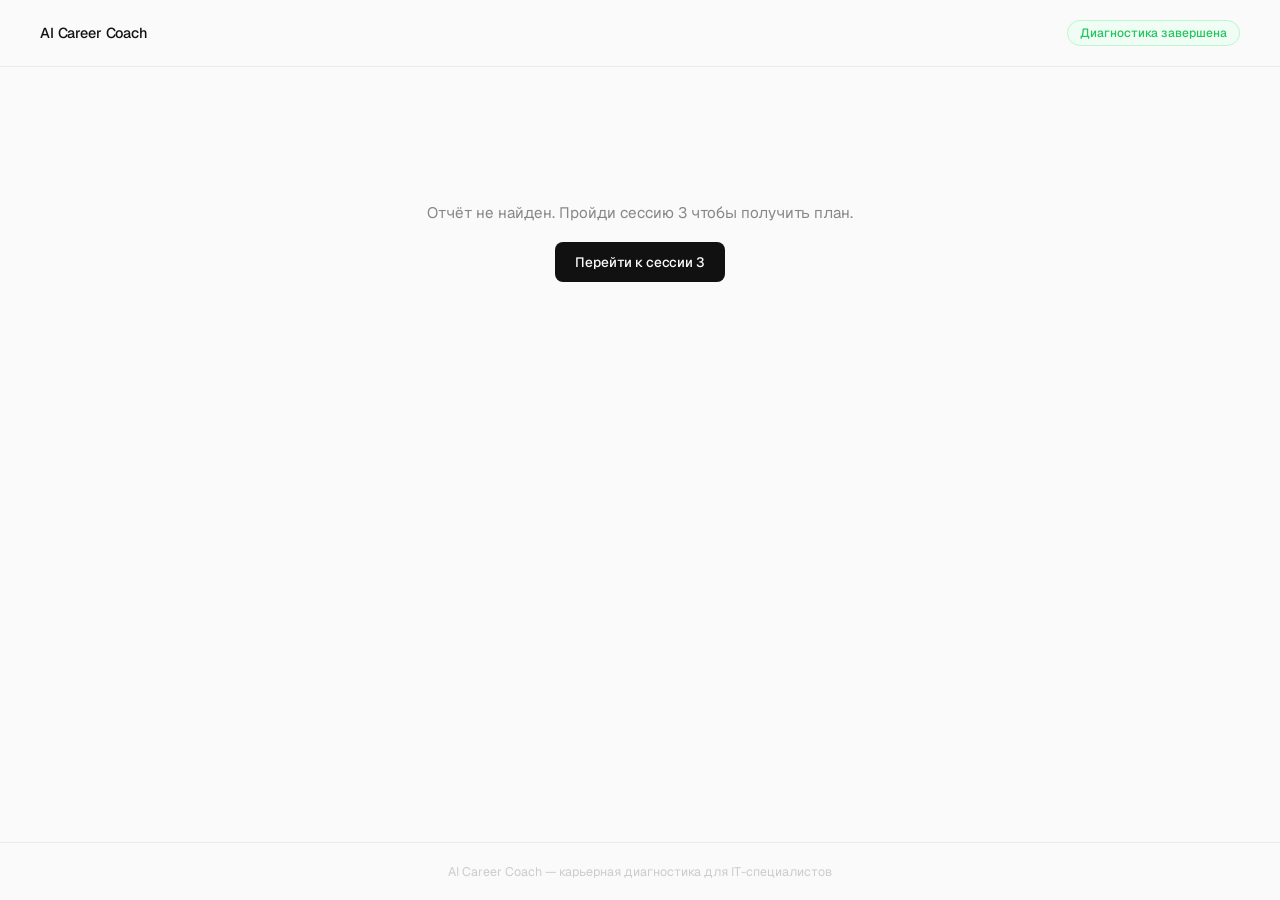
<file: templates/result3.html>
<!DOCTYPE html>
<html lang="ru">
<head>
    <meta charset="UTF-8">
    <meta name="viewport" content="width=device-width, initial-scale=1.0">
    <title>План развития — AI Career Coach</title>
    <link rel="preconnect" href="https://fonts.googleapis.com">
    <link rel="preconnect" href="https://fonts.gstatic.com" crossorigin>
    <link href="https://fonts.googleapis.com/css2?family=Geist:wght@300;400;500;600&display=swap" rel="stylesheet">
    <style>
        * { box-sizing: border-box; margin: 0; padding: 0; }

        body {
            font-family: 'Geist', -apple-system, sans-serif;
            background: #fafafa;
            color: #111;
            min-height: 100vh;
            display: flex;
            flex-direction: column;
        }

        nav {
            padding: 20px 40px;
            display: flex;
            align-items: center;
            justify-content: space-between;
            border-bottom: 1px solid #ebebeb;
        }

        .logo {
            font-size: 0.9rem;
            font-weight: 500;
            color: #111;
            text-decoration: none;
            letter-spacing: -0.01em;
        }

        .nav-tag {
            font-size: 0.75rem;
            font-weight: 500;
            color: #22c55e;
            background: #f0fdf4;
            border: 1px solid #bbf7d0;
            padding: 4px 12px;
            border-radius: 100px;
        }

        main {
            flex: 1;
            max-width: 640px;
            margin: 0 auto;
            width: 100%;
            padding: 56px 24px 80px;
        }

        .report-header {
            margin-bottom: 48px;
            padding-bottom: 32px;
            border-bottom: 1px solid #ebebeb;
        }

        .report-label {
            font-size: 0.72rem;
            font-weight: 500;
            letter-spacing: 0.08em;
            text-transform: uppercase;
            color: #bbb;
            margin-bottom: 10px;
        }

        .report-title {
            font-size: 1.6rem;
            font-weight: 600;
            letter-spacing: -0.03em;
            line-height: 1.2;
        }

        .report-body h2 {
            font-size: 0.72rem;
            font-weight: 600;
            letter-spacing: 0.1em;
            text-transform: uppercase;
            color: #888;
            margin: 36px 0 14px;
        }

        .report-body p {
            font-size: 0.95rem;
            color: #333;
            line-height: 1.7;
            font-weight: 300;
            margin-bottom: 10px;
        }

        .report-body ul {
            list-style: none;
            padding: 0;
        }

        .report-body ul li {
            font-size: 0.95rem;
            color: #333;
            line-height: 1.65;
            font-weight: 300;
            padding: 8px 0 8px 18px;
            border-bottom: 1px solid #f0f0f0;
            position: relative;
        }

        .report-body ul li:last-child { border-bottom: none; }

        .report-body ul li::before {
            content: '';
            position: absolute;
            left: 0;
            top: 17px;
            width: 5px;
            height: 5px;
            background: #111;
            border-radius: 50%;
        }

        /* Feedback */
        .feedback-block {
            margin-top: 48px;
            padding: 28px;
            background: white;
            border: 1px solid #ebebeb;
            border-radius: 12px;
        }

        .feedback-label {
            font-size: 0.82rem;
            font-weight: 500;
            color: #555;
            margin-bottom: 16px;
        }

        .stars {
            display: flex;
            gap: 6px;
            margin-bottom: 16px;
        }

        .star {
            font-size: 1.6rem;
            cursor: pointer;
            color: #ddd;
            transition: color 0.1s;
            line-height: 1;
        }

        .star.active { color: #f59e0b; }

        .feedback-comment {
            width: 100%;
            padding: 10px 12px;
            background: #fafafa;
            border: 1px solid #e4e4e4;
            border-radius: 7px;
            font-family: inherit;
            font-size: 0.85rem;
            font-weight: 300;
            color: #111;
            resize: none;
            outline: none;
            margin-bottom: 12px;
            transition: border-color 0.15s;
        }

        .feedback-comment:focus { border-color: #111; }

        .btn-feedback {
            font-family: inherit;
            font-size: 0.85rem;
            font-weight: 500;
            color: #fafafa;
            background: #111;
            border: none;
            border-radius: 7px;
            padding: 9px 18px;
            cursor: pointer;
            transition: background 0.15s;
        }

        .btn-feedback:hover { background: #222; }
        .btn-feedback:disabled { background: #ccc; cursor: default; }

        .feedback-thanks {
            font-size: 0.85rem;
            color: #22c55e;
            display: none;
        }

        .report-actions {
            display: flex;
            align-items: center;
            gap: 12px;
            margin-top: 48px;
            padding-top: 28px;
            border-top: 1px solid #ebebeb;
        }

        .btn {
            display: inline-flex;
            align-items: center;
            gap: 8px;
            background: #111;
            color: #fafafa;
            font-family: inherit;
            font-size: 0.85rem;
            font-weight: 500;
            padding: 11px 20px;
            border-radius: 8px;
            border: none;
            cursor: pointer;
            letter-spacing: -0.01em;
            transition: background 0.15s;
            text-decoration: none;
        }

        .btn:hover { background: #222; }

        .btn-outline {
            background: white;
            color: #555;
            border: 1px solid #e4e4e4;
        }

        .btn-outline:hover { background: #f5f5f5; color: #111; }

        #emptyState {
            text-align: center;
            padding: 80px 0;
            display: none;
        }

        #emptyState p {
            color: #888;
            margin-bottom: 20px;
            font-size: 0.95rem;
        }

        footer {
            padding: 20px 40px;
            border-top: 1px solid #ebebeb;
            text-align: center;
        }

        footer p { font-size: 0.78rem; color: #ccc; }

        @media (max-width: 480px) {
            nav { padding: 16px 20px; }
            main { padding: 40px 20px 60px; }
            .report-actions { flex-direction: column; align-items: stretch; }
            footer { padding: 16px 20px; }
        }
    </style>
</head>
<body>

<nav>
    <a href="/" class="logo">AI Career Coach</a>
    <span class="nav-tag">Диагностика завершена</span>
</nav>

<main>
    <div id="reportContainer">
        <div class="report-header">
            <div class="report-label">Карьерная диагностика · Сессия 3</div>
            <h1 class="report-title">План развития 70/20/10</h1>
        </div>

        <div class="report-body" id="reportBody"></div>

        <div class="feedback-block">
            <div class="feedback-label">Насколько полезна эта сессия?</div>
            <div class="stars" id="stars">
                <span class="star" data-v="1">★</span>
                <span class="star" data-v="2">★</span>
                <span class="star" data-v="3">★</span>
                <span class="star" data-v="4">★</span>
                <span class="star" data-v="5">★</span>
            </div>
            <textarea class="feedback-comment" id="feedbackComment" rows="2" placeholder="Комментарий (необязательно)"></textarea>
            <button class="btn-feedback" id="feedbackBtn" disabled>Отправить</button>
            <span class="feedback-thanks" id="feedbackThanks">Спасибо за оценку</span>
        </div>

        <div class="report-actions">
            <button onclick="downloadReport()" class="btn">
                <svg width="14" height="14" viewBox="0 0 24 24" fill="none" stroke="currentColor" stroke-width="2.5" stroke-linecap="round" stroke-linejoin="round">
                    <path d="M21 15v4a2 2 0 01-2 2H5a2 2 0 01-2-2v-4M7 10l5 5 5-5M12 15V3"/>
                </svg>
                Скачать .md
            </button>
            <a href="/result2" class="btn btn-outline">← Сессия 2</a>
        </div>
    </div>

    <div id="emptyState">
        <p>Отчёт не найден. Пройди сессию 3 чтобы получить план.</p>
        <a href="/session3" class="btn">Перейти к сессии 3</a>
    </div>
</main>

<footer>
    <p>AI Career Coach — карьерная диагностика для IT-специалистов</p>
</footer>

<script>
    const report = localStorage.getItem('session3Report');

    if (!report) {
        document.getElementById('reportContainer').style.display = 'none';
        document.getElementById('emptyState').style.display = 'block';
    } else {
        document.getElementById('reportBody').innerHTML = parseMarkdown(report);
    }

    let selectedRating = 0;

    document.querySelectorAll('.star').forEach(star => {
        star.addEventListener('mouseover', () => highlight(+star.dataset.v));
        star.addEventListener('mouseout', () => highlight(selectedRating));
        star.addEventListener('click', () => {
            selectedRating = +star.dataset.v;
            highlight(selectedRating);
            document.getElementById('feedbackBtn').disabled = false;
            document.getElementById('feedbackBtn').onclick = () => sendFeedback(3);
        });
    });

    function highlight(n) {
        document.querySelectorAll('.star').forEach(s => {
            s.classList.toggle('active', +s.dataset.v <= n);
        });
    }

    async function sendFeedback(session) {
        const btn = document.getElementById('feedbackBtn');
        btn.disabled = true;
        await fetch('/feedback', {
            method: 'POST',
            headers: { 'Content-Type': 'application/json' },
            body: JSON.stringify({
                session,
                rating: selectedRating,
                comment: document.getElementById('feedbackComment').value.trim()
            })
        });
        document.getElementById('feedbackThanks').style.display = 'inline';
    }

    function parseMarkdown(text) {
        return text
            .replace(/^## (.+)$/gm, '</ul><h2>$1</h2><ul class="temp">')
            .replace(/^[-*] (.+)$/gm, '<li>$1</li>')
            .replace(/^(?!<[hlu\/])(.+)$/gm, (m, p1) => p1.trim() ? `<p>${p1}</p>` : '')
            .replace(/<ul class="temp">(\s*<\/ul>)?/g, '<ul>')
            .replace(/^<\/ul>/, '')
            .trim();
    }

    function downloadReport() {
        const s1 = JSON.parse(localStorage.getItem('session1Data') || '{}');
        const tasks = JSON.parse(localStorage.getItem('session2Tasks') || '[]');
        const rows = tasks.map(t => `| ${t.task} | ${t.energy} | ${t.time_percent}% |`).join('\n');
        const tableHeader = '| Задача | Энергия | % времени |\n|---|---|---|';

        const sections = [
            '# Карьерная диагностика — Полный отчёт\n',
            '## Цель\n',
            `${s1.goal || '—'}\n`,
            '---\n',
            '## Функционал (Сессия 2)\n',
            tasks.length ? `${tableHeader}\n${rows}` : '—',
            '\n\n---\n',
            '## План развития 70/20/10\n',
            report
        ];
        const blob = new Blob([sections.join('\n')], { type: 'text/markdown' });
        const url = URL.createObjectURL(blob);
        const a = document.createElement('a');
        a.href = url;
        a.download = 'career-plan.md';
        a.click();
        URL.revokeObjectURL(url);
        fetch('/log', { method: 'POST', headers: {'Content-Type': 'application/json'}, body: JSON.stringify({session: 3}) });
    }
</script>

</body>
</html>
</file>
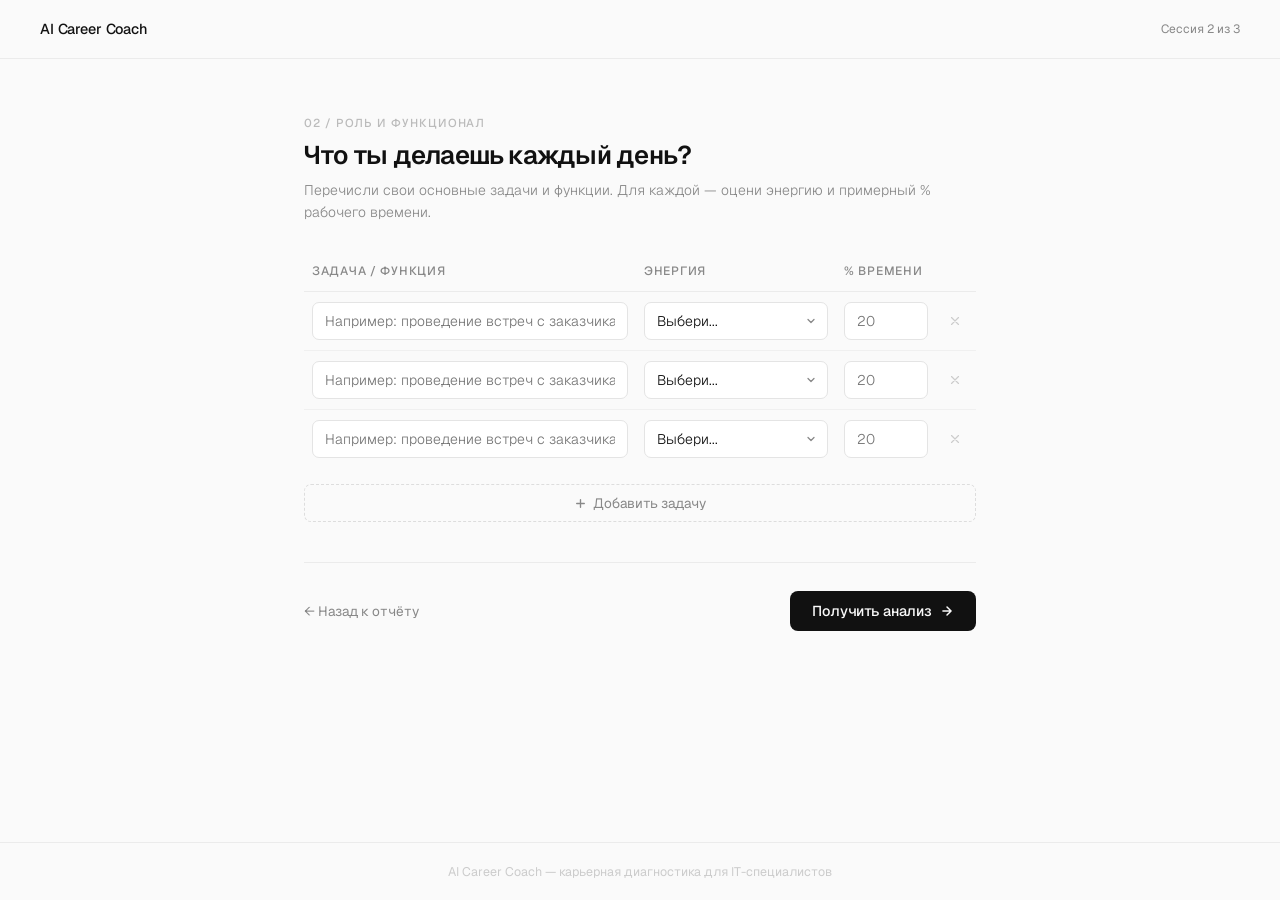
<file: templates/session2.html>
<!DOCTYPE html>
<html lang="ru">
<head>
    <meta charset="UTF-8">
    <meta name="viewport" content="width=device-width, initial-scale=1.0">
    <title>Сессия 2 — AI Career Coach</title>
    <link rel="preconnect" href="https://fonts.googleapis.com">
    <link rel="preconnect" href="https://fonts.gstatic.com" crossorigin>
    <link href="https://fonts.googleapis.com/css2?family=Geist:wght@300;400;500;600&display=swap" rel="stylesheet">
    <style>
        * { box-sizing: border-box; margin: 0; padding: 0; }

        body {
            font-family: 'Geist', -apple-system, sans-serif;
            background: #fafafa;
            color: #111;
            min-height: 100vh;
            display: flex;
            flex-direction: column;
        }

        nav {
            padding: 20px 40px;
            display: flex;
            align-items: center;
            justify-content: space-between;
            border-bottom: 1px solid #ebebeb;
            position: sticky;
            top: 0;
            background: #fafafa;
            z-index: 10;
        }

        .logo {
            font-size: 0.9rem;
            font-weight: 500;
            color: #111;
            letter-spacing: -0.01em;
            text-decoration: none;
        }

        .nav-tag {
            font-size: 0.75rem;
            color: #888;
        }

        main {
            flex: 1;
            max-width: 720px;
            margin: 0 auto;
            width: 100%;
            padding: 56px 24px 80px;
        }

        .step-label {
            font-size: 0.72rem;
            font-weight: 500;
            letter-spacing: 0.08em;
            text-transform: uppercase;
            color: #bbb;
            margin-bottom: 10px;
        }

        h2 {
            font-size: 1.6rem;
            font-weight: 600;
            letter-spacing: -0.03em;
            line-height: 1.2;
            margin-bottom: 8px;
        }

        .step-hint {
            font-size: 0.875rem;
            color: #888;
            margin-bottom: 40px;
            line-height: 1.6;
            font-weight: 300;
        }

        /* Table */
        .table-wrap {
            overflow-x: auto;
            margin-bottom: 16px;
        }

        table {
            width: 100%;
            border-collapse: collapse;
        }

        thead th {
            font-size: 0.75rem;
            font-weight: 500;
            color: #888;
            text-transform: uppercase;
            letter-spacing: 0.06em;
            padding: 0 8px 12px;
            text-align: left;
            border-bottom: 1px solid #ebebeb;
        }

        thead th:last-child { width: 40px; }
        thead th:nth-child(2) { width: 200px; }
        thead th:nth-child(3) { width: 100px; }

        tbody tr { border-bottom: 1px solid #f0f0f0; }
        tbody tr:last-child { border-bottom: none; }

        tbody td { padding: 10px 8px; vertical-align: middle; }

        input[type="text"], select, input[type="number"] {
            width: 100%;
            padding: 9px 12px;
            background: white;
            border: 1px solid #e4e4e4;
            border-radius: 7px;
            font-family: inherit;
            font-size: 0.875rem;
            font-weight: 300;
            color: #111;
            outline: none;
            transition: border-color 0.15s, box-shadow 0.15s;
        }

        input[type="text"]:focus, select:focus, input[type="number"]:focus {
            border-color: #111;
            box-shadow: 0 0 0 3px rgba(17,17,17,0.06);
        }

        input.error, select.error {
            border-color: #e55;
            box-shadow: 0 0 0 3px rgba(220,50,50,0.08);
        }

        select {
            appearance: none;
            background-image: url("data:image/svg+xml,%3Csvg xmlns='http://www.w3.org/2000/svg' width='12' height='12' viewBox='0 0 24 24' fill='none' stroke='%23888' stroke-width='2.5' stroke-linecap='round' stroke-linejoin='round'%3E%3Cpath d='M6 9l6 6 6-6'/%3E%3C/svg%3E");
            background-repeat: no-repeat;
            background-position: right 10px center;
            padding-right: 30px;
            cursor: pointer;
        }

        .energy-gives { color: #16a34a; }
        .energy-neutral { color: #888; }
        .energy-drains { color: #dc2626; }

        input[type="number"] { -moz-appearance: textfield; }
        input[type="number"]::-webkit-inner-spin-button,
        input[type="number"]::-webkit-outer-spin-button { -webkit-appearance: none; }

        .btn-remove {
            background: none;
            border: none;
            cursor: pointer;
            color: #ccc;
            padding: 4px;
            border-radius: 4px;
            transition: color 0.15s;
            display: flex;
            align-items: center;
            justify-content: center;
        }

        .btn-remove:hover { color: #e55; }

        .btn-add {
            display: inline-flex;
            align-items: center;
            gap: 6px;
            font-family: inherit;
            font-size: 0.85rem;
            font-weight: 400;
            color: #888;
            background: none;
            border: 1px dashed #ddd;
            border-radius: 7px;
            padding: 9px 16px;
            cursor: pointer;
            width: 100%;
            justify-content: center;
            transition: color 0.15s, border-color 0.15s;
        }

        .btn-add:hover { color: #111; border-color: #aaa; }

        .error-msg {
            font-size: 0.8rem;
            color: #e55;
            margin-top: 8px;
            display: none;
        }

        .error-msg.visible { display: block; }

        /* Actions */
        .nav-actions {
            display: flex;
            align-items: center;
            justify-content: space-between;
            margin-top: 40px;
            padding-top: 28px;
            border-top: 1px solid #ebebeb;
        }

        .btn-back {
            font-family: inherit;
            font-size: 0.85rem;
            font-weight: 400;
            color: #888;
            background: none;
            border: none;
            cursor: pointer;
            padding: 10px 0;
            transition: color 0.15s;
            text-decoration: none;
        }

        .btn-back:hover { color: #111; }

        .btn-submit {
            display: inline-flex;
            align-items: center;
            gap: 8px;
            background: #111;
            color: #fafafa;
            font-family: inherit;
            font-size: 0.9rem;
            font-weight: 500;
            padding: 11px 22px;
            border-radius: 8px;
            border: none;
            cursor: pointer;
            letter-spacing: -0.01em;
            transition: background 0.15s;
        }

        .btn-submit:hover { background: #222; }

        /* Loader */
        #loader {
            display: none;
            flex-direction: column;
            align-items: center;
            justify-content: center;
            flex: 1;
            padding: 80px 24px;
            text-align: center;
        }

        #loader.active { display: flex; }

        .loader-spinner {
            width: 32px;
            height: 32px;
            border: 2px solid #ebebeb;
            border-top-color: #111;
            border-radius: 50%;
            animation: spin 0.7s linear infinite;
            margin-bottom: 20px;
        }

        @keyframes spin { to { transform: rotate(360deg); } }

        .loader-text {
            font-size: 0.9rem;
            color: #888;
            font-weight: 300;
        }

        footer {
            padding: 20px 40px;
            border-top: 1px solid #ebebeb;
            text-align: center;
        }

        footer p { font-size: 0.78rem; color: #ccc; }

        @media (max-width: 600px) {
            nav { padding: 16px 20px; }
            main { padding: 40px 16px 60px; }
            thead th:nth-child(2) { width: 160px; }
            footer { padding: 16px 20px; }
        }
    </style>
</head>
<body>

<nav>
    <a href="/" class="logo">AI Career Coach</a>
    <span class="nav-tag">Сессия 2 из 3</span>
</nav>

<main id="mainContent">
    <div class="step-label">02 / Роль и функционал</div>
    <h2>Что ты делаешь каждый день?</h2>
    <p class="step-hint">Перечисли свои основные задачи и функции. Для каждой — оцени энергию и примерный % рабочего времени.</p>

    <div class="table-wrap">
        <table id="tasksTable">
            <thead>
                <tr>
                    <th>Задача / функция</th>
                    <th>Энергия</th>
                    <th>% времени</th>
                    <th></th>
                </tr>
            </thead>
            <tbody id="tableBody">
                <!-- строки добавляются JS -->
            </tbody>
        </table>
    </div>

    <button type="button" class="btn-add" onclick="addRow()">
        <svg width="13" height="13" viewBox="0 0 24 24" fill="none" stroke="currentColor" stroke-width="2.5" stroke-linecap="round" stroke-linejoin="round">
            <path d="M12 5v14M5 12h14"/>
        </svg>
        Добавить задачу
    </button>

    <div class="error-msg" id="tableError">Заполни все поля во всех строках</div>

    <div class="nav-actions">
        <a href="/result" class="btn-back">← Назад к отчёту</a>
        <button type="button" class="btn-submit" onclick="submitSession2()">
            Получить анализ
            <svg width="14" height="14" viewBox="0 0 24 24" fill="none" stroke="currentColor" stroke-width="2.5" stroke-linecap="round" stroke-linejoin="round">
                <path d="M5 12h14M12 5l7 7-7 7"/>
            </svg>
        </button>
    </div>
</main>

<div id="loader">
    <div class="loader-spinner"></div>
    <p class="loader-text">Анализируем роль и функционал...</p>
</div>

<footer>
    <p>AI Career Coach — карьерная диагностика для IT-специалистов</p>
</footer>

<script>
    let rowCount = 0;

    function addRow(task = '', energy = '', time = '') {
        rowCount++;
        const tbody = document.getElementById('tableBody');
        const tr = document.createElement('tr');
        tr.id = `row-${rowCount}`;
        tr.innerHTML = `
            <td><input type="text" placeholder="Например: проведение встреч с заказчиками" value="${task}"></td>
            <td>
                <select>
                    <option value="" ${energy === '' ? 'selected' : ''} disabled>Выбери...</option>
                    <option value="Даёт энергию" ${energy === 'Даёт энергию' ? 'selected' : ''}>Даёт энергию</option>
                    <option value="Нейтрально" ${energy === 'Нейтрально' ? 'selected' : ''}>Нейтрально</option>
                    <option value="Выматывает" ${energy === 'Выматывает' ? 'selected' : ''}>Выматывает</option>
                </select>
            </td>
            <td><input type="number" min="1" max="100" placeholder="20" value="${time}"></td>
            <td>
                <button type="button" class="btn-remove" onclick="removeRow(${rowCount})" title="Удалить">
                    <svg width="14" height="14" viewBox="0 0 24 24" fill="none" stroke="currentColor" stroke-width="2" stroke-linecap="round" stroke-linejoin="round">
                        <path d="M18 6L6 18M6 6l12 12"/>
                    </svg>
                </button>
            </td>
        `;
        tbody.appendChild(tr);
    }

    function removeRow(id) {
        const row = document.getElementById(`row-${id}`);
        if (row) row.remove();
    }

    function validate() {
        const rows = document.querySelectorAll('#tableBody tr');
        const errEl = document.getElementById('tableError');

        if (rows.length === 0) {
            errEl.textContent = 'Добавь хотя бы одну задачу';
            errEl.classList.add('visible');
            return false;
        }

        let valid = true;

        // Проверка пустых полей
        rows.forEach(row => {
            const inputs = row.querySelectorAll('input, select');
            inputs.forEach(input => {
                if (!input.value.trim()) {
                    input.classList.add('error');
                    valid = false;
                } else {
                    input.classList.remove('error');
                }
            });
        });

        if (!valid) {
            errEl.textContent = 'Заполни все поля во всех строках';
            errEl.classList.add('visible');
            return false;
        }

        // Проверка значений > 100 в отдельной строке
        rows.forEach(row => {
            const timeInput = row.querySelector('input[type="number"]');
            const val = +timeInput.value;
            if (val > 100) {
                timeInput.classList.add('error');
                valid = false;
            }
        });

        if (!valid) {
            errEl.textContent = 'Значение % не может быть больше 100';
            errEl.classList.add('visible');
            return false;
        }

        // Проверка суммы
        let total = 0;
        rows.forEach(row => {
            total += +row.querySelector('input[type="number"]').value;
        });

        if (total > 100) {
            rows.forEach(row => {
                row.querySelector('input[type="number"]').classList.add('error');
            });
            errEl.textContent = `Сумма % времени не может превышать 100 (сейчас ${total}%)`;
            errEl.classList.add('visible');
            return false;
        }

        errEl.classList.remove('visible');
        return true;
    }

    async function submitSession2() {
        if (!validate()) return;

        const rows = document.querySelectorAll('#tableBody tr');
        const tasks = [];
        rows.forEach(row => {
            const inputs = row.querySelectorAll('input, select');
            tasks.push({
                task: inputs[0].value.trim(),
                energy: inputs[1].value,
                time_percent: inputs[2].value
            });
        });

        const session1Data = JSON.parse(localStorage.getItem('session1Data') || '{}');

        document.getElementById('mainContent').style.display = 'none';
        document.getElementById('loader').classList.add('active');

        try {
            const res = await fetch('/analyze2', {
                method: 'POST',
                headers: { 'Content-Type': 'application/json' },
                body: JSON.stringify({ tasks, session1: session1Data })
            });
            const result = await res.json();
            localStorage.setItem('session2Report', result.report);
            localStorage.setItem('session2Tasks', JSON.stringify(tasks));
            window.location.href = '/result2';
        } catch (err) {
            document.getElementById('loader').classList.remove('active');
            document.getElementById('mainContent').style.display = 'block';
            alert('Произошла ошибка. Попробуй ещё раз.');
        }
    }

    // Добавить 3 строки по умолчанию
    addRow();
    addRow();
    addRow();
</script>

</body>
</html>
</file>
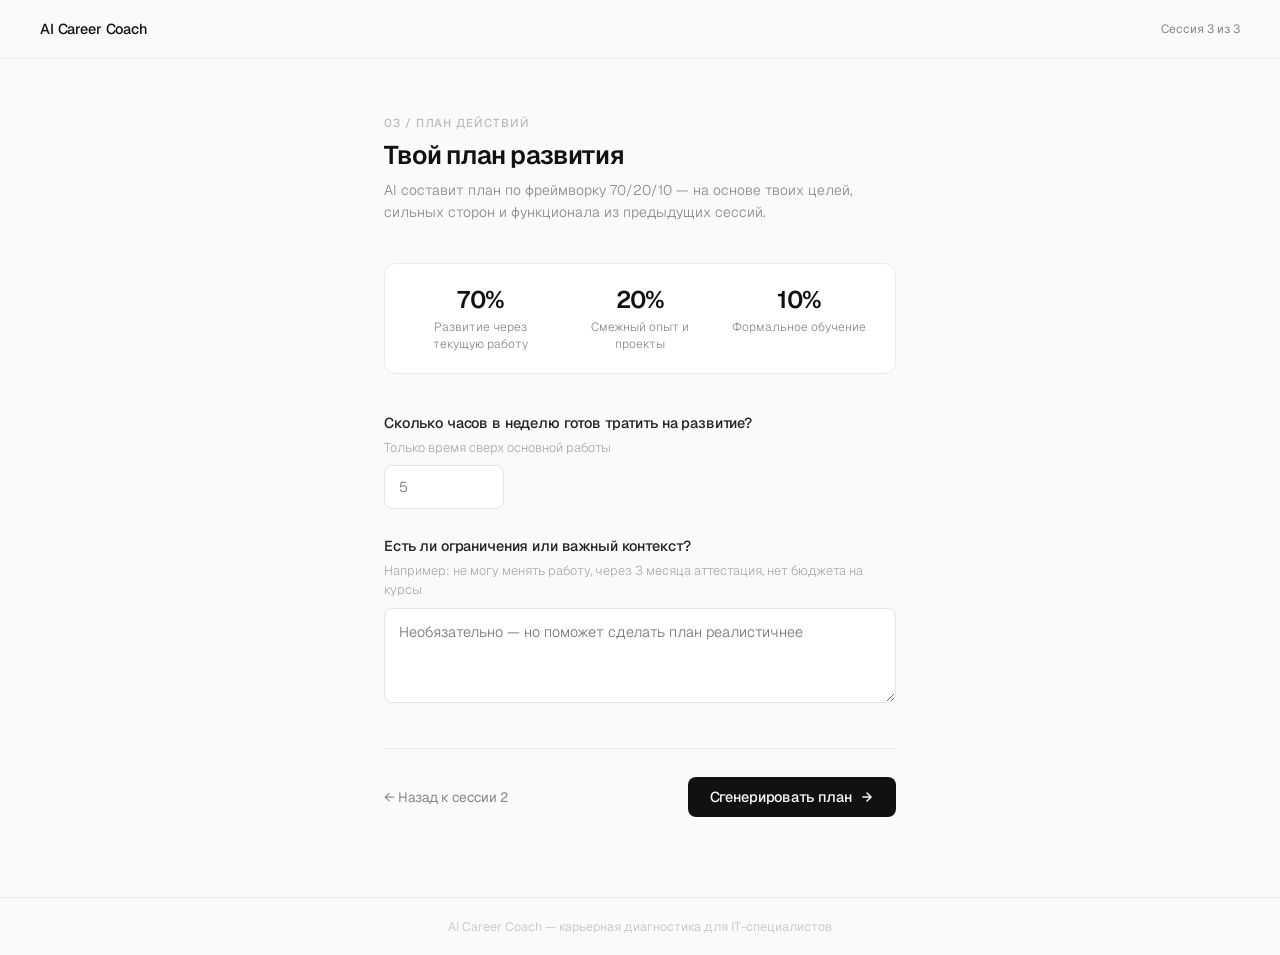
<file: templates/session3.html>
<!DOCTYPE html>
<html lang="ru">
<head>
    <meta charset="UTF-8">
    <meta name="viewport" content="width=device-width, initial-scale=1.0">
    <title>Сессия 3 — AI Career Coach</title>
    <link rel="preconnect" href="https://fonts.googleapis.com">
    <link rel="preconnect" href="https://fonts.gstatic.com" crossorigin>
    <link href="https://fonts.googleapis.com/css2?family=Geist:wght@300;400;500;600&display=swap" rel="stylesheet">
    <style>
        * { box-sizing: border-box; margin: 0; padding: 0; }

        body {
            font-family: 'Geist', -apple-system, sans-serif;
            background: #fafafa;
            color: #111;
            min-height: 100vh;
            display: flex;
            flex-direction: column;
        }

        nav {
            padding: 20px 40px;
            display: flex;
            align-items: center;
            justify-content: space-between;
            border-bottom: 1px solid #ebebeb;
            position: sticky;
            top: 0;
            background: #fafafa;
            z-index: 10;
        }

        .logo {
            font-size: 0.9rem;
            font-weight: 500;
            color: #111;
            letter-spacing: -0.01em;
            text-decoration: none;
        }

        .nav-tag { font-size: 0.75rem; color: #888; }

        main {
            flex: 1;
            max-width: 560px;
            margin: 0 auto;
            width: 100%;
            padding: 56px 24px 80px;
        }

        .step-label {
            font-size: 0.72rem;
            font-weight: 500;
            letter-spacing: 0.08em;
            text-transform: uppercase;
            color: #bbb;
            margin-bottom: 10px;
        }

        h2 {
            font-size: 1.6rem;
            font-weight: 600;
            letter-spacing: -0.03em;
            line-height: 1.2;
            margin-bottom: 8px;
        }

        .step-hint {
            font-size: 0.875rem;
            color: #888;
            margin-bottom: 40px;
            line-height: 1.6;
            font-weight: 300;
        }

        .framework-block {
            background: white;
            border: 1px solid #ebebeb;
            border-radius: 12px;
            padding: 20px 24px;
            margin-bottom: 40px;
            display: grid;
            grid-template-columns: 1fr 1fr 1fr;
            gap: 16px;
        }

        .fw-item { text-align: center; }

        .fw-pct {
            font-size: 1.5rem;
            font-weight: 600;
            letter-spacing: -0.03em;
            margin-bottom: 4px;
        }

        .fw-label {
            font-size: 0.75rem;
            color: #888;
            font-weight: 300;
            line-height: 1.4;
        }

        .field { margin-bottom: 28px; }

        label {
            display: block;
            font-size: 0.9rem;
            font-weight: 500;
            color: #222;
            margin-bottom: 6px;
            letter-spacing: -0.01em;
        }

        .field-hint {
            font-size: 0.8rem;
            color: #aaa;
            margin-bottom: 8px;
            font-weight: 300;
            line-height: 1.5;
        }

        input[type="number"], textarea {
            width: 100%;
            padding: 12px 14px;
            background: white;
            border: 1px solid #e4e4e4;
            border-radius: 8px;
            font-family: inherit;
            font-size: 0.9rem;
            font-weight: 300;
            color: #111;
            outline: none;
            transition: border-color 0.15s, box-shadow 0.15s;
        }

        input[type="number"]:focus, textarea:focus {
            border-color: #111;
            box-shadow: 0 0 0 3px rgba(17,17,17,0.06);
        }

        input[type="number"] { -moz-appearance: textfield; max-width: 120px; }
        input[type="number"]::-webkit-inner-spin-button,
        input[type="number"]::-webkit-outer-spin-button { -webkit-appearance: none; }

        textarea { resize: vertical; line-height: 1.6; }

        input.error, textarea.error {
            border-color: #e55;
            box-shadow: 0 0 0 3px rgba(220,50,50,0.08);
        }

        .field-error {
            font-size: 0.78rem;
            color: #e55;
            margin-top: 5px;
            display: none;
        }

        .field-error.visible { display: block; }

        .nav-actions {
            display: flex;
            align-items: center;
            justify-content: space-between;
            margin-top: 40px;
            padding-top: 28px;
            border-top: 1px solid #ebebeb;
        }

        .btn-back {
            font-family: inherit;
            font-size: 0.85rem;
            font-weight: 400;
            color: #888;
            background: none;
            border: none;
            cursor: pointer;
            padding: 10px 0;
            transition: color 0.15s;
            text-decoration: none;
        }

        .btn-back:hover { color: #111; }

        .btn-submit {
            display: inline-flex;
            align-items: center;
            gap: 8px;
            background: #111;
            color: #fafafa;
            font-family: inherit;
            font-size: 0.9rem;
            font-weight: 500;
            padding: 11px 22px;
            border-radius: 8px;
            border: none;
            cursor: pointer;
            letter-spacing: -0.01em;
            transition: background 0.15s;
        }

        .btn-submit:hover { background: #222; }

        #loader {
            display: none;
            flex-direction: column;
            align-items: center;
            justify-content: center;
            flex: 1;
            padding: 80px 24px;
            text-align: center;
        }

        #loader.active { display: flex; }

        .loader-spinner {
            width: 32px;
            height: 32px;
            border: 2px solid #ebebeb;
            border-top-color: #111;
            border-radius: 50%;
            animation: spin 0.7s linear infinite;
            margin-bottom: 20px;
        }

        @keyframes spin { to { transform: rotate(360deg); } }

        .loader-text {
            font-size: 0.9rem;
            color: #888;
            font-weight: 300;
        }

        footer {
            padding: 20px 40px;
            border-top: 1px solid #ebebeb;
            text-align: center;
        }

        footer p { font-size: 0.78rem; color: #ccc; }

        @media (max-width: 480px) {
            nav { padding: 16px 20px; }
            main { padding: 40px 20px 60px; }
            footer { padding: 16px 20px; }
        }
    </style>
</head>
<body>

<nav>
    <a href="/" class="logo">AI Career Coach</a>
    <span class="nav-tag">Сессия 3 из 3</span>
</nav>

<main id="mainContent">
    <div class="step-label">03 / План действий</div>
    <h2>Твой план развития</h2>
    <p class="step-hint">AI составит план по фреймворку 70/20/10 — на основе твоих целей, сильных сторон и функционала из предыдущих сессий.</p>

    <div class="framework-block">
        <div class="fw-item">
            <div class="fw-pct">70%</div>
            <div class="fw-label">Развитие через текущую работу</div>
        </div>
        <div class="fw-item">
            <div class="fw-pct">20%</div>
            <div class="fw-label">Смежный опыт и проекты</div>
        </div>
        <div class="fw-item">
            <div class="fw-pct">10%</div>
            <div class="fw-label">Формальное обучение</div>
        </div>
    </div>

    <div class="field">
        <label>Сколько часов в неделю готов тратить на развитие?</label>
        <div class="field-hint">Только время сверх основной работы</div>
        <input type="number" id="hoursPerWeek" min="1" max="40" placeholder="5">
        <div class="field-error" id="hoursError">Укажи количество часов</div>
    </div>

    <div class="field">
        <label>Есть ли ограничения или важный контекст?</label>
        <div class="field-hint">Например: не могу менять работу, через 3 месяца аттестация, нет бюджета на курсы</div>
        <textarea id="constraints" rows="3" placeholder="Необязательно — но поможет сделать план реалистичнее"></textarea>
    </div>

    <div class="nav-actions">
        <a href="/result2" class="btn-back">← Назад к сессии 2</a>
        <button type="button" class="btn-submit" onclick="submitSession3()">
            Сгенерировать план
            <svg width="14" height="14" viewBox="0 0 24 24" fill="none" stroke="currentColor" stroke-width="2.5" stroke-linecap="round" stroke-linejoin="round">
                <path d="M5 12h14M12 5l7 7-7 7"/>
            </svg>
        </button>
    </div>
</main>

<div id="loader">
    <div class="loader-spinner"></div>
    <p class="loader-text">Составляем план развития...</p>
</div>

<footer>
    <p>AI Career Coach — карьерная диагностика для IT-специалистов</p>
</footer>

<script>
    async function submitSession3() {
        const hours = document.getElementById('hoursPerWeek').value.trim();
        const hoursErr = document.getElementById('hoursError');
        const hoursInput = document.getElementById('hoursPerWeek');

        if (!hours) {
            hoursInput.classList.add('error');
            hoursErr.classList.add('visible');
            return;
        }
        hoursInput.classList.remove('error');
        hoursErr.classList.remove('visible');

        const constraints = document.getElementById('constraints').value.trim();
        const session1 = JSON.parse(localStorage.getItem('session1Data') || '{}');
        const session2Tasks = JSON.parse(localStorage.getItem('session2Tasks') || '[]');

        document.getElementById('mainContent').style.display = 'none';
        document.getElementById('loader').classList.add('active');

        try {
            const res = await fetch('/analyze3', {
                method: 'POST',
                headers: { 'Content-Type': 'application/json' },
                body: JSON.stringify({
                    hours_per_week: hours,
                    constraints,
                    session1,
                    session2_tasks: session2Tasks
                })
            });
            const result = await res.json();
            localStorage.setItem('session3Report', result.report);
            window.location.href = '/result3';
        } catch (err) {
            document.getElementById('loader').classList.remove('active');
            document.getElementById('mainContent').style.display = 'block';
            alert('Произошла ошибка. Попробуй ещё раз.');
        }
    }
</script>

</body>
</html>
</file>
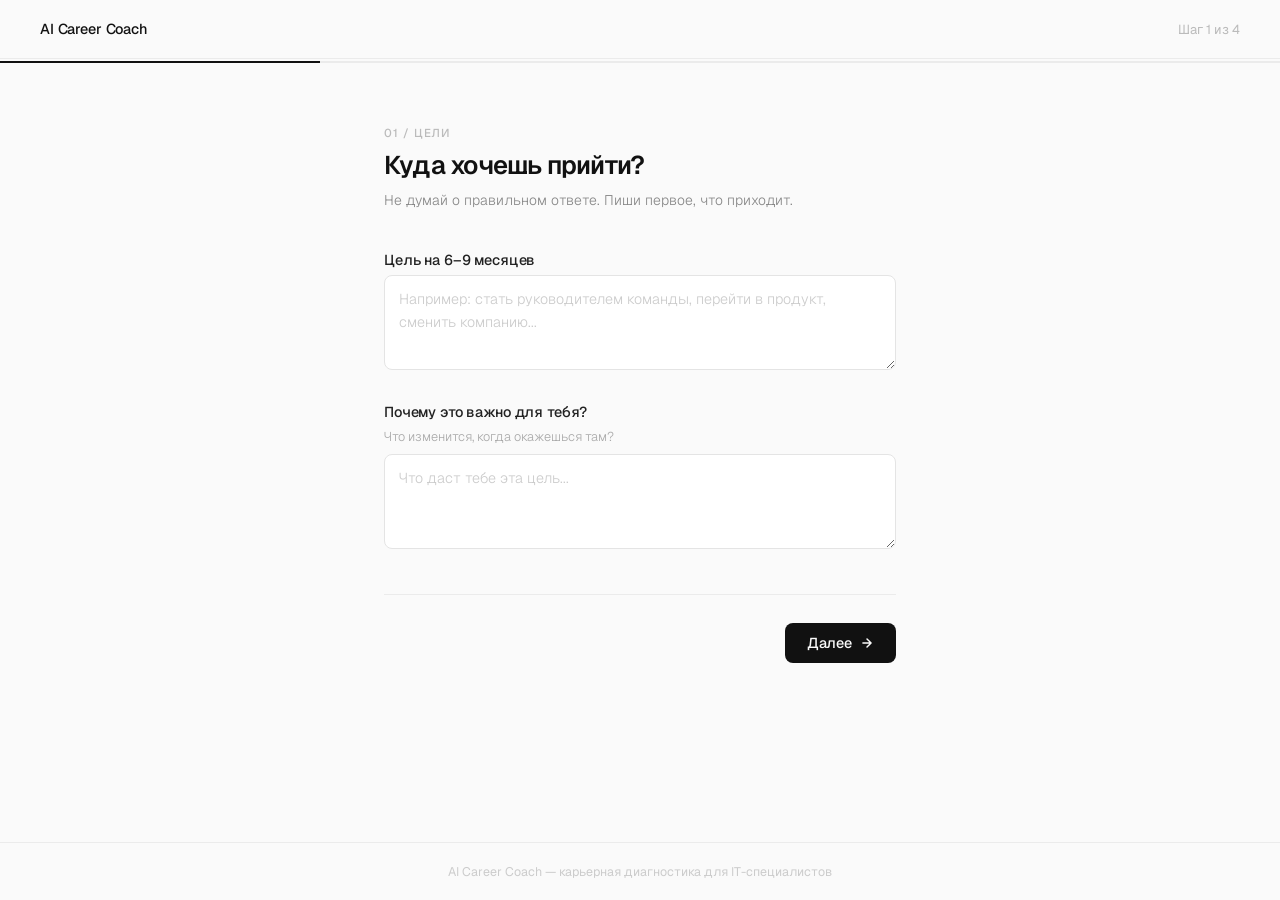
<file: templates/survey.html>
<!DOCTYPE html>
<html lang="ru">
<head>
    <meta charset="UTF-8">
    <meta name="viewport" content="width=device-width, initial-scale=1.0">
    <title>Диагностика — AI Career Coach</title>
    <link rel="preconnect" href="https://fonts.googleapis.com">
    <link rel="preconnect" href="https://fonts.gstatic.com" crossorigin>
    <link href="https://fonts.googleapis.com/css2?family=Geist:wght@300;400;500;600&display=swap" rel="stylesheet">
    <style>
        * { box-sizing: border-box; margin: 0; padding: 0; }

        body {
            font-family: 'Geist', -apple-system, sans-serif;
            background: #fafafa;
            color: #111;
            min-height: 100vh;
            display: flex;
            flex-direction: column;
        }

        nav {
            padding: 20px 40px;
            display: flex;
            align-items: center;
            justify-content: space-between;
            border-bottom: 1px solid #ebebeb;
            position: sticky;
            top: 0;
            background: #fafafa;
            z-index: 10;
        }

        .logo {
            font-size: 0.9rem;
            font-weight: 500;
            color: #111;
            letter-spacing: -0.01em;
            text-decoration: none;
        }

        .nav-step {
            font-size: 0.82rem;
            color: #bbb;
            font-weight: 400;
        }

        /* Progress */
        .progress-track {
            height: 2px;
            background: #ebebeb;
            position: sticky;
            top: 61px;
            z-index: 9;
        }

        .progress-fill {
            height: 100%;
            background: #111;
            transition: width 0.4s ease;
        }

        /* Main */
        main {
            flex: 1;
            max-width: 560px;
            margin: 0 auto;
            width: 100%;
            padding: 64px 24px 80px;
        }

        .step-block { display: none; }
        .step-block.active { display: block; }

        .step-label {
            font-size: 0.72rem;
            font-weight: 500;
            letter-spacing: 0.08em;
            text-transform: uppercase;
            color: #bbb;
            margin-bottom: 10px;
        }

        h2 {
            font-size: 1.6rem;
            font-weight: 600;
            letter-spacing: -0.03em;
            line-height: 1.2;
            margin-bottom: 8px;
        }

        .step-hint {
            font-size: 0.875rem;
            color: #888;
            margin-bottom: 40px;
            line-height: 1.6;
            font-weight: 300;
        }

        .field {
            margin-bottom: 28px;
        }

        label {
            display: block;
            font-size: 0.9rem;
            font-weight: 500;
            color: #222;
            margin-bottom: 6px;
            letter-spacing: -0.01em;
        }

        .field-hint {
            font-size: 0.8rem;
            color: #aaa;
            margin-bottom: 8px;
            font-weight: 300;
            line-height: 1.5;
        }

        textarea {
            width: 100%;
            padding: 12px 14px;
            background: white;
            border: 1px solid #e4e4e4;
            border-radius: 8px;
            font-family: inherit;
            font-size: 0.9rem;
            font-weight: 300;
            color: #111;
            line-height: 1.6;
            resize: vertical;
            transition: border-color 0.15s, box-shadow 0.15s;
            outline: none;
        }

        textarea:focus {
            border-color: #111;
            box-shadow: 0 0 0 3px rgba(17,17,17,0.06);
        }

        textarea.error {
            border-color: #e55;
            box-shadow: 0 0 0 3px rgba(220,50,50,0.08);
        }

        .field-error {
            font-size: 0.78rem;
            color: #e55;
            margin-top: 5px;
            display: none;
        }

        .field-error.visible { display: block; }

        textarea::placeholder { color: #ccc; }

        /* SWOT grid */
        .swot-grid {
            display: grid;
            grid-template-columns: 1fr 1fr;
            gap: 16px;
        }

        .swot-cell label {
            font-size: 0.82rem;
            color: #555;
        }

        /* Navigation */
        .nav-actions {
            display: flex;
            align-items: center;
            justify-content: space-between;
            margin-top: 40px;
            padding-top: 28px;
            border-top: 1px solid #ebebeb;
        }

        .btn-back {
            font-family: inherit;
            font-size: 0.85rem;
            font-weight: 400;
            color: #888;
            background: none;
            border: none;
            cursor: pointer;
            padding: 10px 0;
            transition: color 0.15s;
            display: flex;
            align-items: center;
            gap: 6px;
        }

        .btn-back:hover { color: #111; }
        .btn-back.invisible { visibility: hidden; }

        .btn-next, .btn-submit {
            display: inline-flex;
            align-items: center;
            gap: 8px;
            background: #111;
            color: #fafafa;
            font-family: inherit;
            font-size: 0.9rem;
            font-weight: 500;
            padding: 11px 22px;
            border-radius: 8px;
            border: none;
            cursor: pointer;
            letter-spacing: -0.01em;
            transition: background 0.15s, transform 0.1s;
        }

        .btn-next:hover, .btn-submit:hover {
            background: #222;
            transform: translateY(-1px);
        }

        .btn-next svg, .btn-submit svg { transition: transform 0.15s; }
        .btn-next:hover svg { transform: translateX(2px); }

        .btn-submit { background: #111; }

        /* Loader */
        #loader {
            display: none;
            flex-direction: column;
            align-items: center;
            justify-content: center;
            flex: 1;
            padding: 80px 24px;
            text-align: center;
        }

        #loader.active { display: flex; }

        .loader-spinner {
            width: 32px;
            height: 32px;
            border: 2px solid #ebebeb;
            border-top-color: #111;
            border-radius: 50%;
            animation: spin 0.7s linear infinite;
            margin-bottom: 20px;
        }

        @keyframes spin { to { transform: rotate(360deg); } }

        .loader-text {
            font-size: 0.9rem;
            color: #888;
            font-weight: 300;
        }

        footer {
            padding: 20px 40px;
            border-top: 1px solid #ebebeb;
            text-align: center;
        }

        footer p { font-size: 0.78rem; color: #ccc; }

        @media (max-width: 480px) {
            nav { padding: 16px 20px; }
            main { padding: 40px 20px 60px; }
            .swot-grid { grid-template-columns: 1fr; }
            footer { padding: 16px 20px; }
        }

        @media (prefers-reduced-motion: reduce) {
            * { transition: none !important; animation: none !important; }
        }
    </style>
</head>
<body>

<nav>
    <a href="/" class="logo">AI Career Coach</a>
    <span class="nav-step" id="navStep">Шаг 1 из 4</span>
</nav>

<div class="progress-track">
    <div class="progress-fill" id="progressFill" style="width: 25%"></div>
</div>

<main id="mainContent">
    <form id="surveyForm">

        <!-- Шаг 1: Цели -->
        <div class="step-block active" id="step-1">
            <div class="step-label">01 / Цели</div>
            <h2>Куда хочешь прийти?</h2>
            <p class="step-hint">Не думай о правильном ответе. Пиши первое, что приходит.</p>

            <div class="field">
                <label>Цель на 6–9 месяцев</label>
                <textarea name="goal" rows="3" placeholder="Например: стать руководителем команды, перейти в продукт, сменить компанию..."></textarea>
                <div class="field-error">Заполни это поле</div>
            </div>
            <div class="field">
                <label>Почему это важно для тебя?</label>
                <div class="field-hint">Что изменится, когда окажешься там?</div>
                <textarea name="goal_why" rows="3" placeholder="Что даст тебе эта цель..."></textarea>
                <div class="field-error">Заполни это поле</div>
            </div>

            <div class="nav-actions">
                <button type="button" class="btn-back invisible">← Назад</button>
                <button type="button" class="btn-next" onclick="nextStep()">
                    Далее
                    <svg width="14" height="14" viewBox="0 0 24 24" fill="none" stroke="currentColor" stroke-width="2.5" stroke-linecap="round" stroke-linejoin="round">
                        <path d="M5 12h14M12 5l7 7-7 7"/>
                    </svg>
                </button>
            </div>
        </div>

        <!-- Шаг 2: Ресурсы -->
        <div class="step-block" id="step-2">
            <div class="step-label">02 / Ресурсы</div>
            <h2>Что у тебя уже есть?</h2>
            <p class="step-hint">Представь, что рассказываешь другу — не на собеседовании.</p>

            <div class="field">
                <label>Что делаешь стабильно хорошо?</label>
                <div class="field-hint">Компетенции, которые есть точно</div>
                <textarea name="strengths" rows="3" placeholder="Структурное мышление, презентации, фасилитация..."></textarea>
                <div class="field-error">Заполни это поле</div>
            </div>
            <div class="field">
                <label>Каким опытом гордишься?</label>
                <textarea name="experience" rows="3" placeholder="Проекты, решения, результаты..."></textarea>
                <div class="field-error">Заполни это поле</div>
            </div>
            <div class="field">
                <label>Как тебя воспринимают коллеги?</label>
                <textarea name="reputation" rows="2" placeholder="Что говорят, как характеризуют..."></textarea>
                <div class="field-error">Заполни это поле</div>
            </div>

            <div class="nav-actions">
                <button type="button" class="btn-back" onclick="prevStep()">← Назад</button>
                <button type="button" class="btn-next" onclick="nextStep()">
                    Далее
                    <svg width="14" height="14" viewBox="0 0 24 24" fill="none" stroke="currentColor" stroke-width="2.5" stroke-linecap="round" stroke-linejoin="round">
                        <path d="M5 12h14M12 5l7 7-7 7"/>
                    </svg>
                </button>
            </div>
        </div>

        <!-- Шаг 3: Эффективность -->
        <div class="step-block" id="step-3">
            <div class="step-label">03 / Эффективность</div>
            <h2>Когда ты в потоке?</h2>
            <p class="step-hint">Честно — про условия, форматы, обстановку.</p>

            <div class="field">
                <label>Когда максимально продуктивен?</label>
                <textarea name="productive_when" rows="3" placeholder="Условия, форматы задач, обстановка..."></textarea>
                <div class="field-error">Заполни это поле</div>
            </div>
            <div class="field">
                <label>Что точно не работает?</label>
                <textarea name="not_working" rows="3" placeholder="Задачи, форматы, ситуации, которые выматывают..."></textarea>
                <div class="field-error">Заполни это поле</div>
            </div>
            <div class="field">
                <label>Что выбивает из состояния чаще всего?</label>
                <textarea name="drains" rows="2" placeholder="Главные триггеры снижения эффективности..."></textarea>
                <div class="field-error">Заполни это поле</div>
            </div>

            <div class="nav-actions">
                <button type="button" class="btn-back" onclick="prevStep()">← Назад</button>
                <button type="button" class="btn-next" onclick="nextStep()">
                    Далее
                    <svg width="14" height="14" viewBox="0 0 24 24" fill="none" stroke="currentColor" stroke-width="2.5" stroke-linecap="round" stroke-linejoin="round">
                        <path d="M5 12h14M12 5l7 7-7 7"/>
                    </svg>
                </button>
            </div>
        </div>

        <!-- Шаг 4: SWOT -->
        <div class="step-block" id="step-4">
            <div class="step-label">04 / SWOT</div>
            <h2>Честная картина</h2>
            <p class="step-hint">Не про идеальный образ — про то, как есть на самом деле.</p>

            <div class="swot-grid">
                <div class="swot-cell field">
                    <label>Сильные стороны</label>
                    <div class="field-hint">Что помогает двигаться</div>
                    <textarea name="swot_strong" rows="4" placeholder="..."></textarea>
                    <div class="field-error">Заполни это поле</div>
                </div>
                <div class="swot-cell field">
                    <label>Слабые стороны</label>
                    <div class="field-hint">Зоны роста, чего не хватает</div>
                    <textarea name="swot_weak" rows="4" placeholder="..."></textarea>
                    <div class="field-error">Заполни это поле</div>
                </div>
                <div class="swot-cell field">
                    <label>Возможности</label>
                    <div class="field-hint">Что открывается из сильных сторон</div>
                    <textarea name="swot_opportunities" rows="4" placeholder="..."></textarea>
                    <div class="field-error">Заполни это поле</div>
                </div>
                <div class="swot-cell field">
                    <label>Угрозы</label>
                    <div class="field-hint">Что может помешать</div>
                    <textarea name="swot_threats" rows="4" placeholder="..."></textarea>
                    <div class="field-error">Заполни это поле</div>
                </div>
            </div>

            <div class="nav-actions">
                <button type="button" class="btn-back" onclick="prevStep()">← Назад</button>
                <button type="submit" class="btn-submit">
                    Получить отчёт
                    <svg width="14" height="14" viewBox="0 0 24 24" fill="none" stroke="currentColor" stroke-width="2.5" stroke-linecap="round" stroke-linejoin="round">
                        <path d="M5 12h14M12 5l7 7-7 7"/>
                    </svg>
                </button>
            </div>
        </div>

    </form>
</main>

<div id="loader">
    <div class="loader-spinner"></div>
    <p class="loader-text">Анализируем ваши ответы...</p>
</div>

<footer>
    <p>AI Career Coach — карьерная диагностика для IT-специалистов</p>
</footer>

<script>
    let current = 1;
    const total = 4;

    function updateUI() {
        document.querySelectorAll('.step-block').forEach(s => s.classList.remove('active'));
        document.getElementById(`step-${current}`).classList.add('active');
        document.getElementById('navStep').textContent = `Шаг ${current} из ${total}`;
        document.getElementById('progressFill').style.width = `${(current / total) * 100}%`;
        window.scrollTo({ top: 0, behavior: 'smooth' });
    }

    function validateStep(stepNum) {
        const step = document.getElementById(`step-${stepNum}`);
        const textareas = step.querySelectorAll('textarea');
        let valid = true;
        textareas.forEach(ta => {
            const err = ta.closest('.field').querySelector('.field-error');
            if (!ta.value.trim()) {
                ta.classList.add('error');
                if (err) err.classList.add('visible');
                valid = false;
            } else {
                ta.classList.remove('error');
                if (err) err.classList.remove('visible');
            }
        });
        return valid;
    }

    function nextStep() {
        if (!validateStep(current)) return;
        if (current < total) { current++; updateUI(); }
    }

    function prevStep() {
        if (current > 1) { current--; updateUI(); }
    }

    document.getElementById('surveyForm').addEventListener('submit', async (e) => {
        e.preventDefault();
        if (!validateStep(current)) return;
        document.getElementById('mainContent').style.display = 'none';
        document.getElementById('loader').classList.add('active');

        const data = Object.fromEntries(new FormData(e.target).entries());

        try {
            const res = await fetch('/analyze', {
                method: 'POST',
                headers: { 'Content-Type': 'application/json' },
                body: JSON.stringify(data)
            });
            const result = await res.json();
            localStorage.setItem('careerReport', result.report);
            localStorage.setItem('session1Data', JSON.stringify(data));
            window.location.href = '/result';
        } catch (err) {
            document.getElementById('loader').classList.remove('active');
            document.getElementById('mainContent').style.display = 'block';
            alert('Произошла ошибка. Попробуй ещё раз.');
        }
    });
</script>

</body>
</html>
</file>
